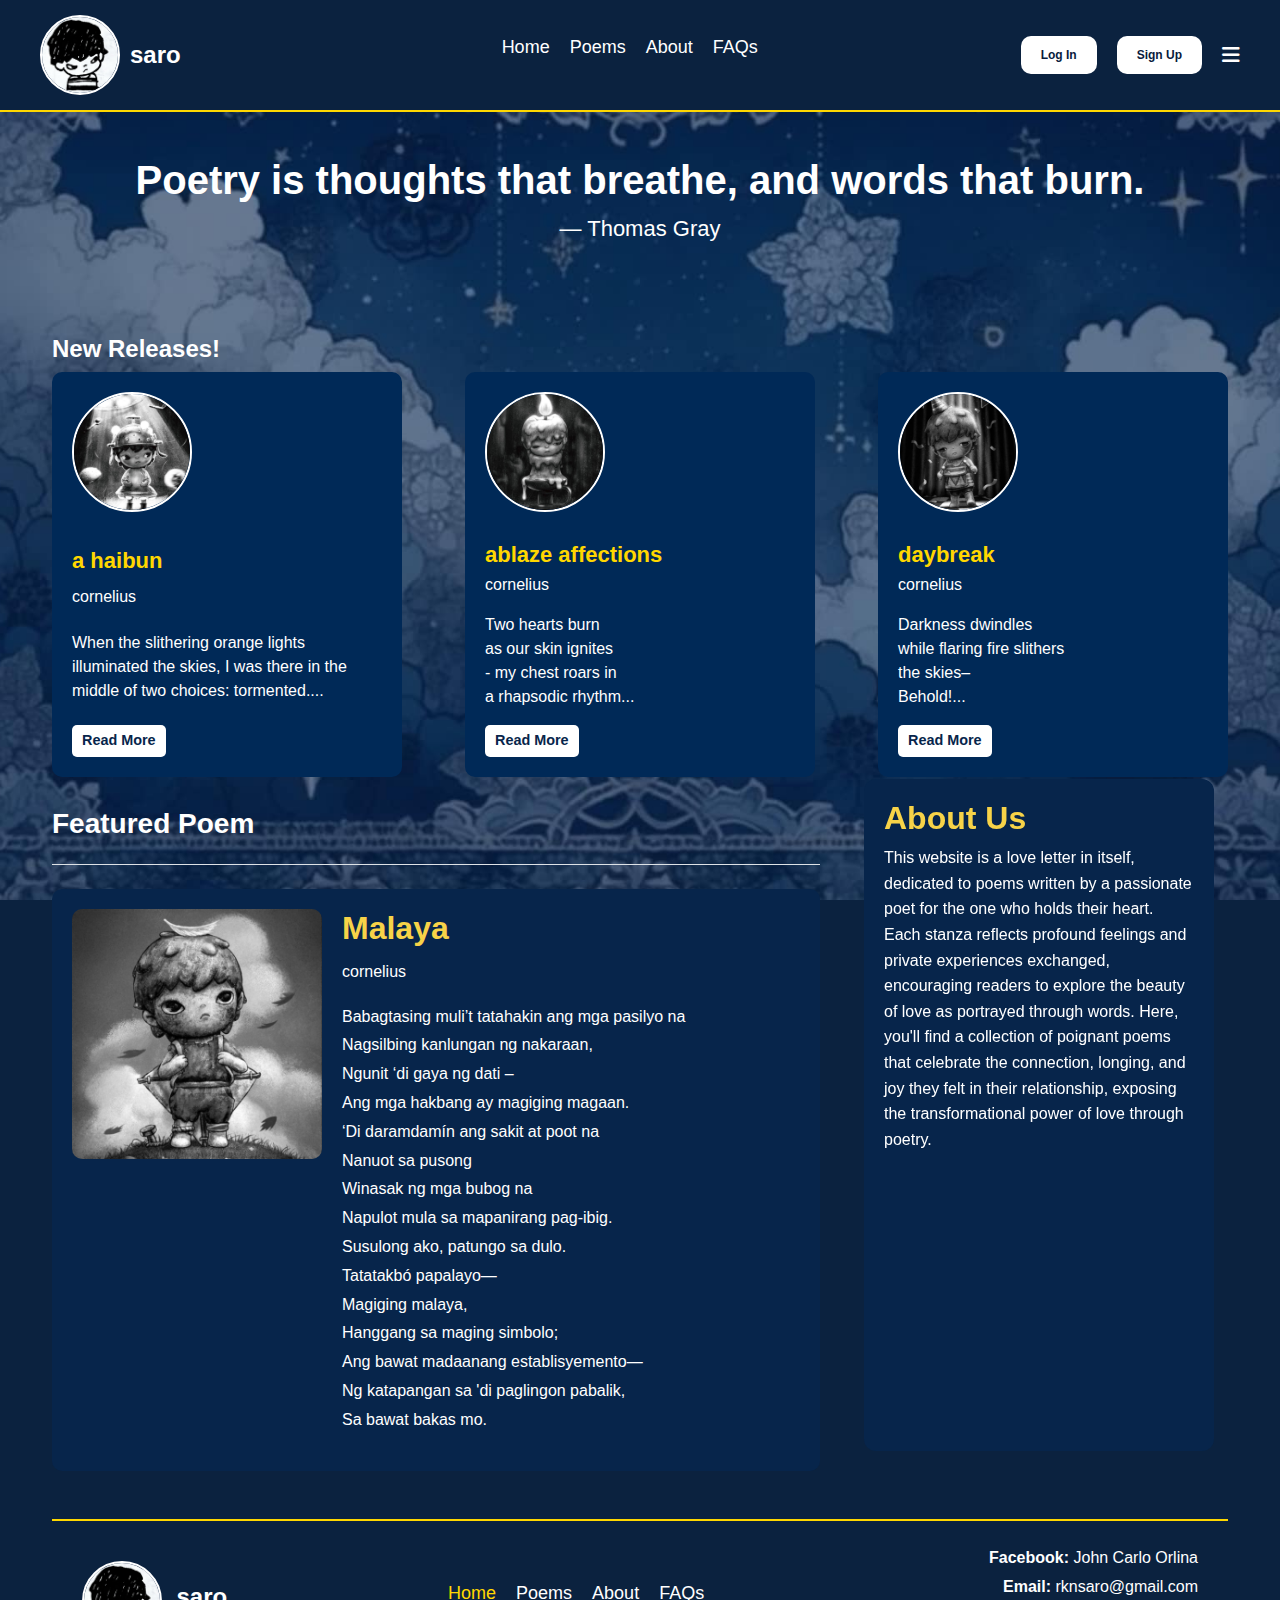
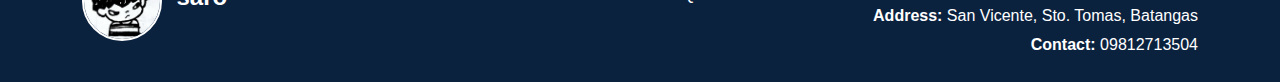
<file: index.html>
<!DOCTYPE html>
<html lang="en">
<head>
    <meta charset="UTF-8">
    <meta name="viewport" content="width=device-width, initial-scale=1.0">
    <title>saro</title>
    <link rel="stylesheet" href="https://cdnjs.cloudflare.com/ajax/libs/font-awesome/6.0.0-beta3/css/all.min.css">
    <link href="https://cdn.jsdelivr.net/npm/bootstrap@5.3.3/dist/css/bootstrap.min.css" rel="stylesheet" integrity="sha384-QWTKZyjpPEjISv5WaRU9OFeRpok6YctnYmDr5pNlyT2bRjXh0JMhjY6hW+ALEwIH" crossorigin="anonymous">
    <script src="https://cdn.jsdelivr.net/npm/bootstrap@5.3.3/dist/js/bootstrap.bundle.min.js" integrity="sha384-YvpcrYf0tY3lHB60NNkmXc5s9fDVZLESaAA55NDzOxhy9GkcIdslK1eN7N6jIeHz" crossorigin="anonymous"></script>
    <link rel="stylesheet" href="./style.css">
</head>
<body>
  <section>
    
    <nav class="navbar">
      <div class="navbar-container">
          <div class="logo">
             <img src="./Assets/LOGO.jpeg" alt="Logo" class="Logo">
             <a class="navbar-brand" href="#">saro</a>
          </div>
          <ul class="nav-links">
              <li><a href="./index.html" class="active">Home</a></li>
              <li><a href="./poem-details.html">Poems</a></li>
              <li><a href="./about us.html">About</a></li>
              <li><a href="./FAQs.html">FAQs</a></li>
          </ul>
          <div class="search-menu">
            <a href="./Main Page/login.html" class="btn-login">Log In</a>
            <a href="./Main Page/signup.html" class="btn-signup">Sign Up</a>
              <button class="menu-btn"><i class="fa fa-bars"></i></button>
          </div>
      </div>
  </nav>

    <div class="container">
      <header>
        <h1 style="font-weight: bold;">Poetry is thoughts that breathe, and words that burn.</h1>
        <p>— Thomas Gray</p>
    </header>
    <div>
      <h4 style="font-weight: bold;"> New Releases!</h4>
    </div>
      <div class="new-releases">
          <div class="poem-card">
              <img src="./Assets/S2.jpeg" alt="a haibun">
              <h3 style="font-weight: bold;">a haibun</h3>
              <p>cornelius</p>
              <p>When the slithering orange lights illuminated the skies, I was there in the middle of two choices: tormented.... <br></p>
              <a href="./poem-a-haibun.html">
                <button style="font-weight: bold;">Read More</button>
            </a>
          </div>

          <div class="poem-card">
              <img src="./Assets/S7.jpeg" alt="Ablaze Affections">
              <h3 style="font-weight: bold;">ablaze affections</h3>
              <p>cornelius</p>
              <p>Two hearts burn <br>
                 as our skin ignites <br>
                 - my chest roars in <br>
                 a rhapsodic rhythm... <br>
                </p>
              <a href="./poem-ablaze.html">
                <button style="font-weight: bold;">Read More</button>
            </a>
          </div>

          <div class="poem-card">
              <img src="./Assets/S9.jpeg" alt="Walang Titulo">
              <h3 style="font-weight: bold;">daybreak</h3>
               <p>cornelius</p>
              <p>Darkness dwindles <br>
                while flaring fire slithers <br>
                the skies– <br>
                Behold!... <br></p>
              <a href="./poem-daybreak.html">
                <button style="font-weight: bold;">Read More</button>
            </a>
          </div>
      </div>
  </div>
  </section>

  <div class="container">
    <div class="row g-5">
      <div class="col-md-8">
        <h3 class="pb-4 mb-4 fw-bold border-bottom">
            Featured Poem
        </h3>

  <div class="poem-feature">
    <img src="./Assets/S3.jpeg" alt="Malaya">
    <div class="poem-text">
        <h2 style="font-weight: bold;">Malaya</h2>
        <p>cornelius</p>
        <p>
            Babagtasing muli’t tatahakin ang mga pasilyo na<br>
            Nagsilbing kanlungan ng nakaraan,<br>
            Ngunit ‘di gaya ng dati –<br>
            Ang mga hakbang ay magiging magaan.<br>
            ‘Di daramdamín ang sakit at poot na<br>
            Nanuot sa pusong<br>
            Winasak ng mga bubog na<br>
            Napulot mula sa mapanirang pag-ibig.<br>
            Susulong ako, patungo sa dulo.<br>
            Tatatakbó papalayo—<br>
            Magiging malaya,<br>
            Hanggang sa maging simbolo;<br>
            Ang bawat madaanang establisyemento—<br>
            Ng katapangan sa 'di paglingon pabalik,<br>
            Sa bawat bakas mo.<br>
        </p>
    </div>
</div>
</div>
</body>
</html>
  
      <div class="about">
        <div class="position-sticky" style="top: 2rem;">
            <div class="About">
              <h4 style="font-weight: bold;">About Us</h4>
              <p class="mb-0">This website is a love letter in itself, dedicated to poems written by a passionate poet for the one who holds their heart. Each stanza reflects profound feelings and private experiences exchanged, encouraging readers to explore the beauty of love as portrayed through words. Here, you'll find a collection of poignant poems that celebrate the connection, longing, and joy they felt in their relationship, exposing the transformational power of love through poetry.</p>
            </div>
          
          </div>
    </div>

<section>
    <!-- Footer -->
    <footer class="footer">
      <div class="footer-container">
          <div class="footer-logo">
              <img src="./Assets/LOGO.jpeg" alt="Logo" class="Logo">
              <a class="navbar-brand" href="#">saro</a>
          </div>
          <ul class="footer-links">
              <li><a href="./index.html" class="active">Home</a></li>
              <li><a href="./poem-details.html">Poems</a></li>
              <li><a href="./about us.html">About</a></li>
              <li><a href="./FAQs.html">FAQs</a></li>
          </ul>
          <div class="footer-contacts">
              <p><strong>Facebook:</strong> John Carlo Orlina</p>
              <p><strong>Email:</strong> rknsaro@gmail.com</p>
              <p><strong>Address:</strong> San Vicente, Sto. Tomas, Batangas</p>
              <p><strong>Contact:</strong> 09812713504</p>
          </div>
      </div>
  </footer>
</section>
</body>
</html>
</file>
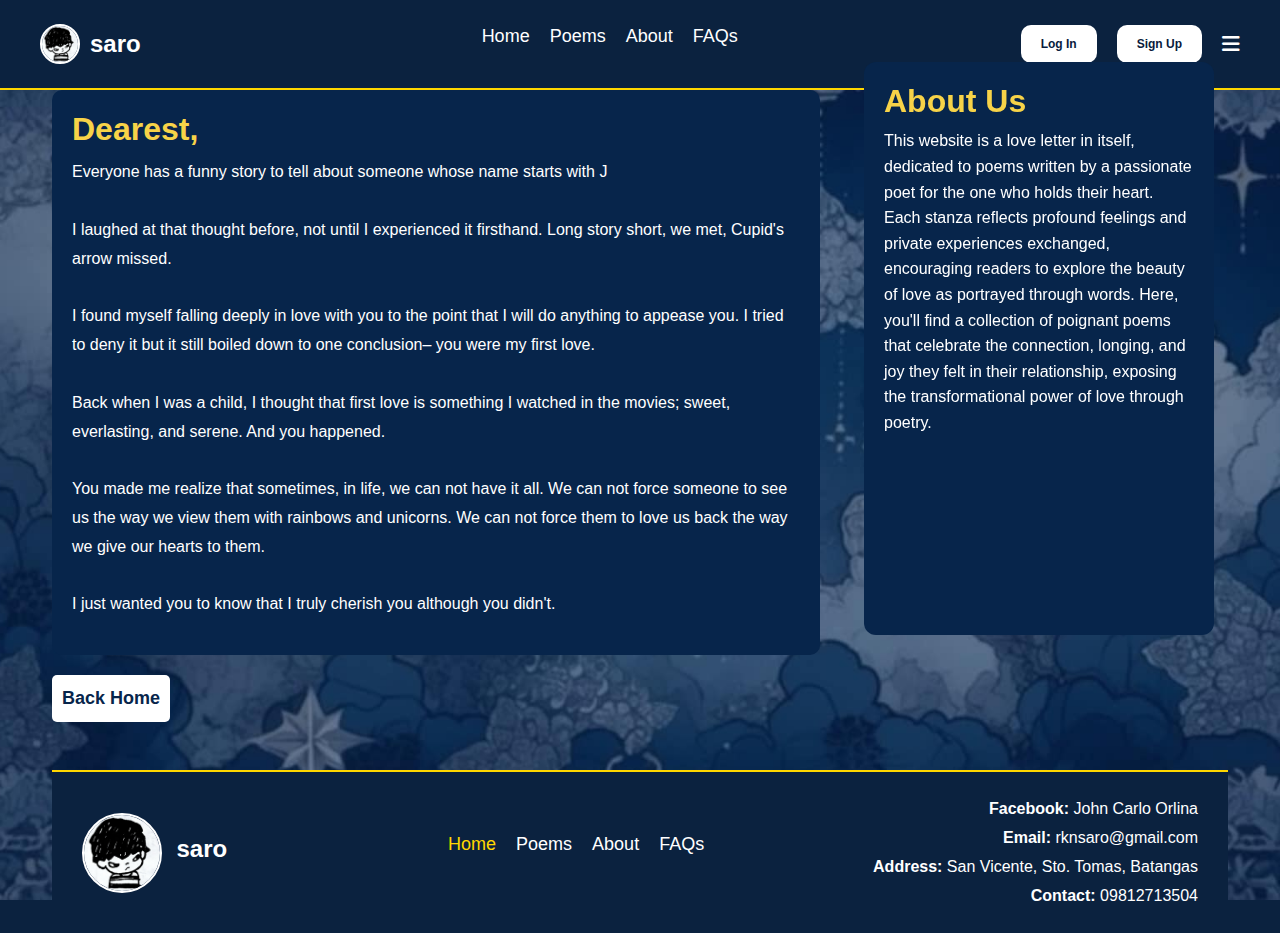
<file: about us.html>
<!DOCTYPE html>
<html lang="en">
<head>
    <meta charset="UTF-8">
    <meta name="viewport" content="width=device-width, initial-scale=1.0">
    <title>About Us</title>
    <link rel="stylesheet" href="https://cdnjs.cloudflare.com/ajax/libs/font-awesome/6.0.0-beta3/css/all.min.css">
    <link href="https://cdn.jsdelivr.net/npm/bootstrap@5.3.3/dist/css/bootstrap.min.css" rel="stylesheet" integrity="sha384-QWTKZyjpPEjISv5WaRU9OFeRpok6YctnYmDr5pNlyT2bRjXh0JMhjY6hW+ALEwIH" crossorigin="anonymous">
    <script src="https://cdn.jsdelivr.net/npm/bootstrap@5.3.3/dist/js/bootstrap.bundle.min.js" integrity="sha384-YvpcrYf0tY3lHB60NNkmXc5s9fDVZLESaAA55NDzOxhy9GkcIdslK1eN7N6jIeHz" crossorigin="anonymous"></script>
    <link rel="stylesheet" href="./about.css">
</head>
<body>
  <section>
    <!-- Navbar -->
    <nav class="navbar">
      <div class="navbar-container">
          <div class="logo">
             <img src="./Assets/LOGO.jpeg" alt="Profile" class="profile-pic">
             <a class="navbar-brand" href="#">saro</a>
          </div>
          <ul class="nav-links">
              <li><a href="./index.html" class="active">Home</a></li>
              <li><a href="./poem-details.html">Poems</a></li>
              <li><a href="./about us.html">About</a></li>
              <li><a href="./FAQs.html">FAQs</a></li>
          </ul>
          <div class="search-menu">
            <a href="./Main Page/login.html" class="btn-login">Log In</a>
            <a href="./Main Page/signup.html" class="btn-signup">Sign Up</a>
              <button class="menu-btn"><i class="fa fa-bars"></i></button>
          </div>
      </div>
  </nav>
  </section>

  <div class="container">
    <div class="row g-5">
      <div class="col-md-8">

  <div class="poem-feature">
    <div class="poem-text">
        <h2 style="font-weight: bold;">Dearest,</h2>
        <p>
            Everyone has a funny story to tell about someone whose name starts with J <br>
            <br>
            I laughed at that thought before, not until I experienced it firsthand. Long story short, we met, Cupid's arrow missed. <br>
            <br>
            I found myself falling deeply in love with you to the point that I will do anything to appease you. I tried to deny it but it still boiled down to one conclusion– you were my first love. <br>
            <br>
            Back when I was a child, I thought that first love is something I watched in the movies; sweet, everlasting, and serene. And you happened. <br>
            <br>
            You made me realize that sometimes, in life, we can not have it all. We can not force someone to see us the way we view them with rainbows and unicorns. We can not force them to love us back the way we give our hearts to them. <br>
            <br>
            I just wanted you to know that I truly cherish you although you didn't. <br>
    </div>
</div>
</div>
</body>
</html>
  
      <div class="about">
        <div class="position-sticky" style="top: 8px;">
            <div class="About">
              <h4 style="font-weight: bold;">About Us</h4>
              <p class="mb-0">This website is a love letter in itself, dedicated to poems written by a passionate poet for the one who holds their heart. Each stanza reflects profound feelings and private experiences exchanged, encouraging readers to explore the beauty of love as portrayed through words. Here, you'll find a collection of poignant poems that celebrate the connection, longing, and joy they felt in their relationship, exposing the transformational power of love through poetry.</p>
            </div>
          
          </div>
    </div>
     <div style="margin-top: 20px;">
        <a href="./index.html" class="back-home-btn">Back Home</a>
    </div>
<section>

    <footer class="footer">
      <div class="footer-container">
          <div class="footer-logo">
              <img src="./Assets/LOGO.jpeg" alt="Logo" class="Logo">
              <a class="navbar-brand" href="#">saro</a>
          </div>
          <ul class="footer-links">
              <li><a href="./index.html" class="active">Home</a></li>
              <li><a href="./poem-details.html">Poems</a></li>
              <li><a href="./about us.html">About</a></li>
              <li><a href="./FAQs.html">FAQs</a></li>
          </ul>
          <div class="footer-contacts">
              <p><strong>Facebook:</strong> John Carlo Orlina</p>
              <p><strong>Email:</strong> rknsaro@gmail.com</p>
              <p><strong>Address:</strong> San Vicente, Sto. Tomas, Batangas</p>
              <p><strong>Contact:</strong> 09812713504</p>
          </div>
      </div>
  </footer>
</section>
</body>
</html>
</file>
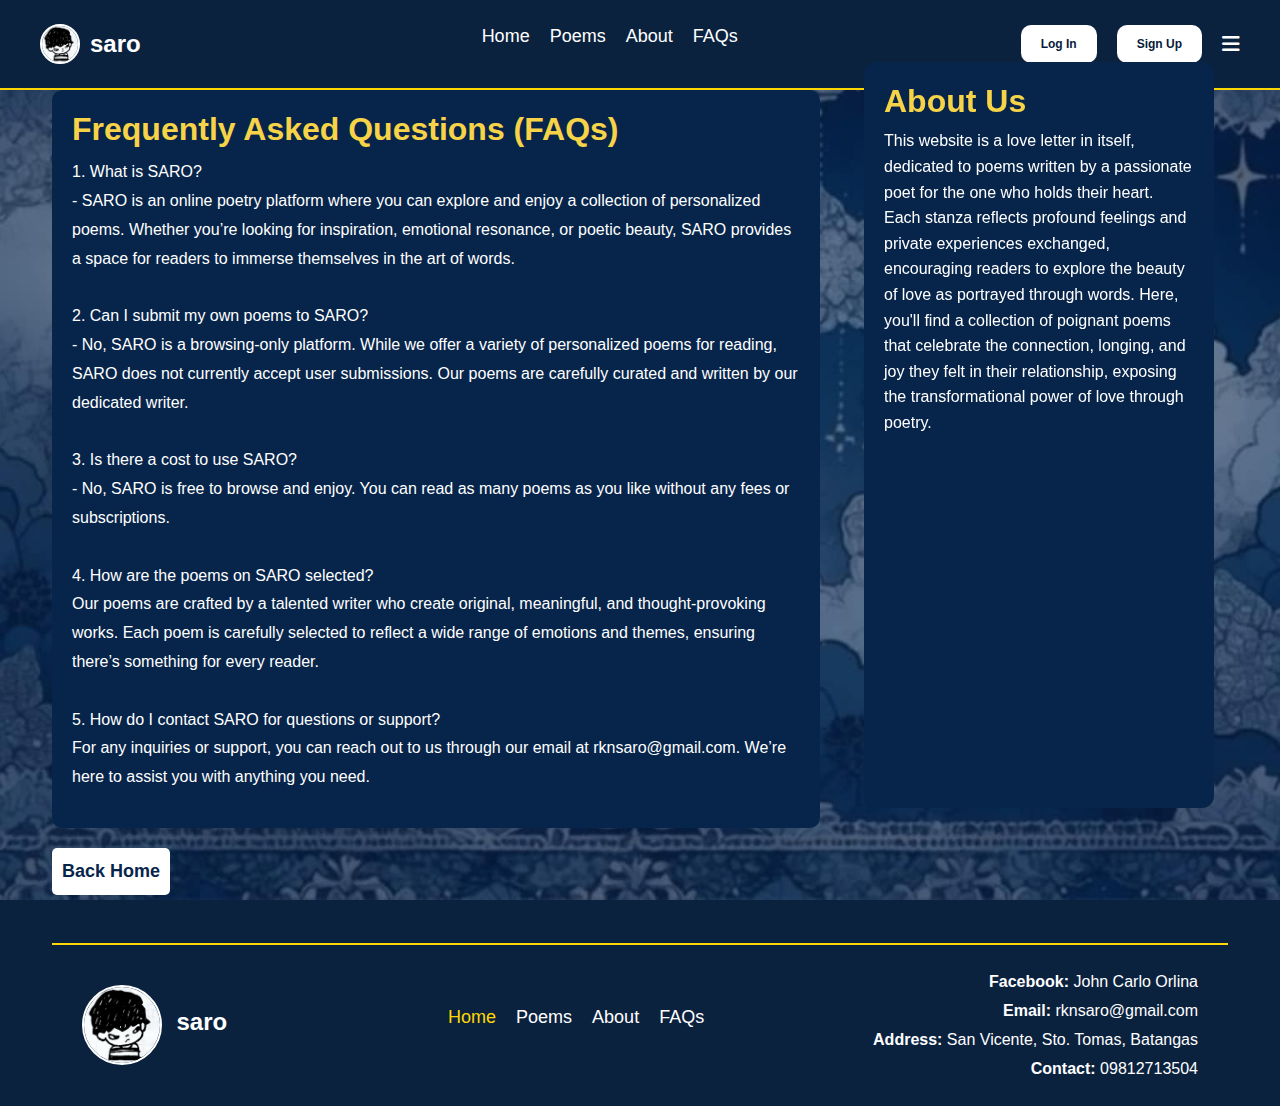
<file: FAQs.html>
<!DOCTYPE html>
<html lang="en">
<head>
    <meta charset="UTF-8">
    <meta name="viewport" content="width=device-width, initial-scale=1.0">
    <title>About Us</title>
    <link rel="stylesheet" href="https://cdnjs.cloudflare.com/ajax/libs/font-awesome/6.0.0-beta3/css/all.min.css">
    <link href="https://cdn.jsdelivr.net/npm/bootstrap@5.3.3/dist/css/bootstrap.min.css" rel="stylesheet" integrity="sha384-QWTKZyjpPEjISv5WaRU9OFeRpok6YctnYmDr5pNlyT2bRjXh0JMhjY6hW+ALEwIH" crossorigin="anonymous">
    <script src="https://cdn.jsdelivr.net/npm/bootstrap@5.3.3/dist/js/bootstrap.bundle.min.js" integrity="sha384-YvpcrYf0tY3lHB60NNkmXc5s9fDVZLESaAA55NDzOxhy9GkcIdslK1eN7N6jIeHz" crossorigin="anonymous"></script>
    <link rel="stylesheet" href="./about.css">
</head>
<body>
  <section>
    <!-- Navbar -->
    <nav class="navbar">
      <div class="navbar-container">
          <div class="logo">
             <img src="./Assets/LOGO.jpeg" alt="Profile" class="profile-pic">
             <a class="navbar-brand" href="#">saro</a>
          </div>
          <ul class="nav-links">
              <li><a href="./index.html" class="active">Home</a></li>
              <li><a href="./poem-details.html">Poems</a></li>
              <li><a href="/about us.html">About</a></li>
              <li><a href="/FAQs.html">FAQs</a></li>
          </ul>
          <div class="search-menu">
            <a href="./Main Page/login.html" class="btn-login">Log In</a>
            <a href="./Main Page/signup.html" class="btn-signup">Sign Up</a>
              <button class="menu-btn"><i class="fa fa-bars"></i></button>
          </div>
      </div>
  </nav>
  </section>

  <div class="container">
    <div class="row g-5">
      <div class="col-md-8">
        <!-- <h3 class="pb-4 mb-4 fw-bold border-bottom"> -->
            <!-- Featured Poem
        </h3> -->

  <div class="poem-feature">
    <div class="poem-text">
        <h2 style="font-weight: bold;">Frequently Asked Questions (FAQs)</h2>
        <p>
            1. What is SARO? <br>
            - SARO is an online poetry platform where you can explore and enjoy a collection of personalized poems. Whether you’re looking for inspiration, emotional resonance, or poetic beauty, SARO provides a space for readers to immerse themselves in the art of words. <br>
            <br>
            2. Can I submit my own poems to SARO?<br>
            - No, SARO is a browsing-only platform. While we offer a variety of personalized poems for reading, SARO does not currently accept user submissions. Our poems are carefully curated and written by our dedicated writer. <br>
            <br>
            3. Is there a cost to use SARO? <br>
            - No, SARO is free to browse and enjoy. You can read as many poems as you like without any fees or subscriptions. <br>
            <br>
            4. How are the poems on SARO selected? <br>
            Our poems are crafted by a talented writer who create original, meaningful, and thought-provoking works. Each poem is carefully selected to reflect a wide range of emotions and themes, ensuring there’s something for every reader. <br>
            <br>
            5. How do I contact SARO for questions or support? <br>
            For any inquiries or support, you can reach out to us through our email at rknsaro@gmail.com. We’re here to assist you with anything you need. <br>
        </p>
    </div>
</div>
</div>
</body>
</html>
  
      <div class="about">
        <div class="position-sticky" style="top: 8px;">
            <div class="About">
              <h4 style="font-weight: bold;">About Us</h4>
              <p class="mb-0">This website is a love letter in itself, dedicated to poems written by a passionate poet for the one who holds their heart. Each stanza reflects profound feelings and private experiences exchanged, encouraging readers to explore the beauty of love as portrayed through words. Here, you'll find a collection of poignant poems that celebrate the connection, longing, and joy they felt in their relationship, exposing the transformational power of love through poetry.</p>
            </div>
          
          </div>
    </div>
    <div style="margin-top: 20px;">
        <a href="index.html" class="back-home-btn">Back Home</a>
    </div>
<section>
    <!-- Footer -->
    <footer class="footer">
      <div class="footer-container">
          <div class="footer-logo">
              <img src="./Assets/LOGO.jpeg" alt="Logo" class="Logo">
              <a class="navbar-brand" href="#">saro</a>
          </div>
          <ul class="footer-links">
              <li><a href="./index.html" class="active">Home</a></li>
              <li><a href="./poem-details.html">Poems</a></li>
              <li><a href="./about us.html">About</a></li>
              <li><a href="./FAQs.html">FAQs</a></li>
          </ul>
          <div class="footer-contacts">
              <p><strong>Facebook:</strong> John Carlo Orlina</p>
              <p><strong>Email:</strong> rknsaro@gmail.com</p>
              <p><strong>Address:</strong> San Vicente, Sto. Tomas, Batangas</p>
              <p><strong>Contact:</strong> 09812713504</p>
          </div>
      </div>
  </footer>
</section>
</body>
</html>
</file>
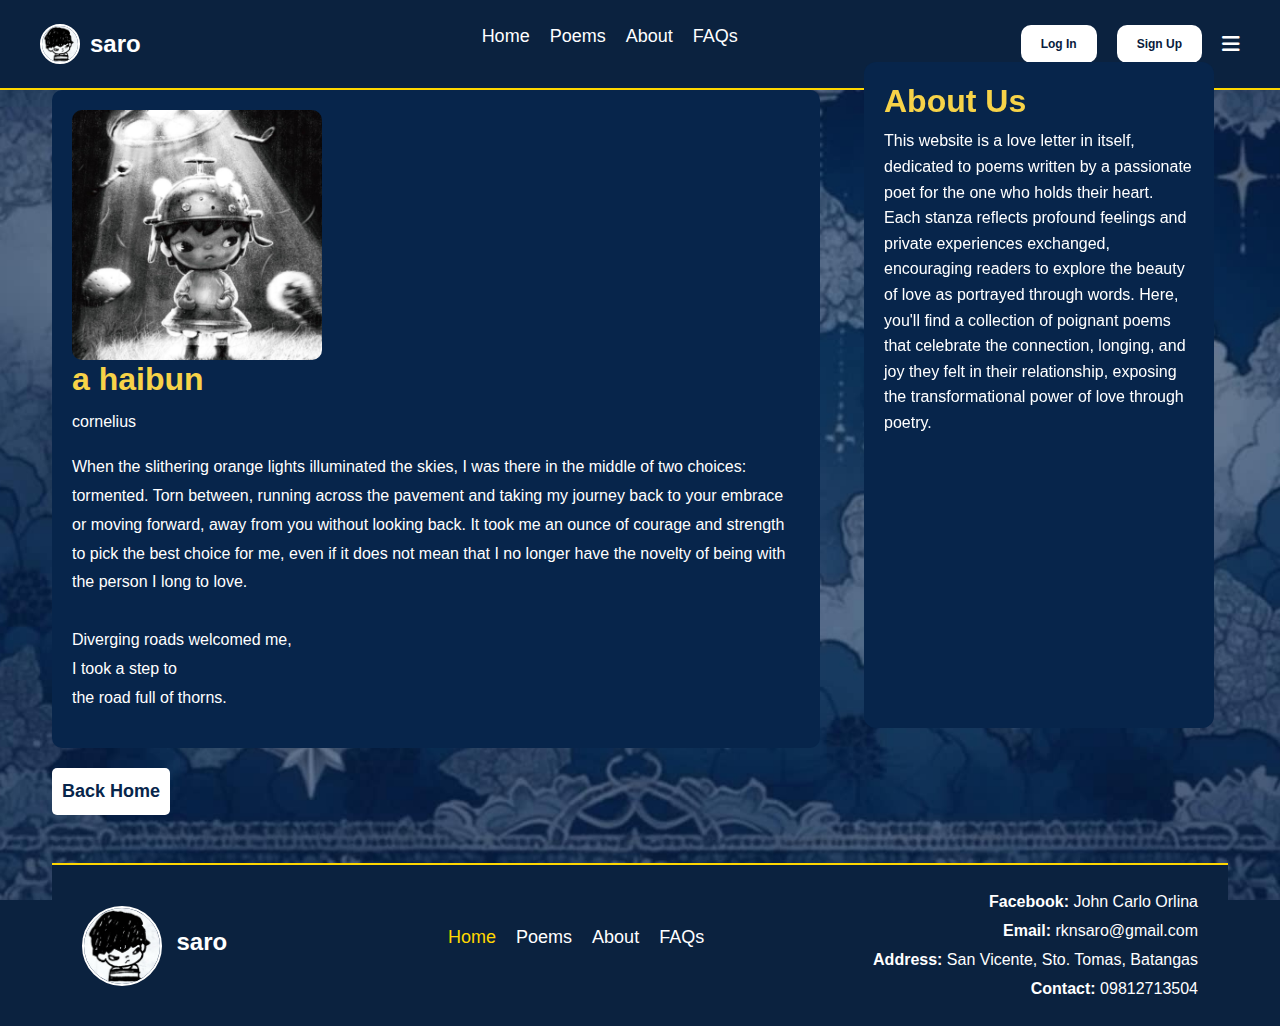
<file: poem-a-haibun.html>
<!DOCTYPE html>
<html lang="en">
<head>
    <meta charset="UTF-8">
    <meta name="viewport" content="width=device-width, initial-scale=1.0">
    <title>Poem</title>
    <link rel="stylesheet" href="https://cdnjs.cloudflare.com/ajax/libs/font-awesome/6.0.0-beta3/css/all.min.css">
    <link href="https://cdn.jsdelivr.net/npm/bootstrap@5.3.3/dist/css/bootstrap.min.css" rel="stylesheet" integrity="sha384-QWTKZyjpPEjISv5WaRU9OFeRpok6YctnYmDr5pNlyT2bRjXh0JMhjY6hW+ALEwIH" crossorigin="anonymous">
    <script src="https://cdn.jsdelivr.net/npm/bootstrap@5.3.3/dist/js/bootstrap.bundle.min.js" integrity="sha384-YvpcrYf0tY3lHB60NNkmXc5s9fDVZLESaAA55NDzOxhy9GkcIdslK1eN7N6jIeHz" crossorigin="anonymous"></script>
    <link rel="stylesheet" href="./style.css">
</head>
<body>
  <section>
    <!-- Navbar -->
    <nav class="navbar">
      <div class="navbar-container">
          <div class="logo">
             <img src="./Assets/LOGO.jpeg" alt="Profile" class="profile-pic">
             <a class="navbar-brand" href="#">saro</a>
          </div>
          <ul class="nav-links">
              <li><a href="./index.html" class="active">Home</a></li>
              <li><a href="./poem-details.html">Poems</a></li>
              <li><a href="./about us.html">About</a></li>
              <li><a href="./FAQs.html">FAQs</a></li>
          </ul>
          <div class="search-menu">
            <a href="./Main Page/login.html" class="btn-login">Log In</a>
            <a href="./Main Page/signup.html" class="btn-signup">Sign Up</a>
              <button class="menu-btn"><i class="fa fa-bars"></i></button>
          </div>
      </div>
  </nav>
  </section>

  <div class="container">
    <div class="row g-5">
      <div class="col-md-8">
  <div class="poem-feature">
    <div class="poem-text">
        <img src="./Assets/S2.jpeg" alt="a haibun">
        <h2 style="font-weight: bold;">a haibun</h2>
        <p>cornelius</p>
        <p>When the slithering orange lights illuminated the skies, I was there in the middle of two choices: tormented. Torn between, running across the pavement and taking my journey back to your embrace or moving forward, away from you without looking back. It took me an ounce of courage and strength to pick the best choice for me, even if it does not mean that I no longer have the novelty of being with the person I long to love. <br>
            <br>
            Diverging roads welcomed me,<br>
            I took a step to <br>
            the road full of thorns. <br>
            </p>
    </div>
</div>
</div>
</body>
</html>
  
      <div class="about">
        <div class="position-sticky" style="top: 8px;">
            <div class="About">
              <h4 style="font-weight: bold;">About Us</h4>
              <p class="mb-0">This website is a love letter in itself, dedicated to poems written by a passionate poet for the one who holds their heart. Each stanza reflects profound feelings and private experiences exchanged, encouraging readers to explore the beauty of love as portrayed through words. Here, you'll find a collection of poignant poems that celebrate the connection, longing, and joy they felt in their relationship, exposing the transformational power of love through poetry.</p>
            </div>
          
          </div>
    </div>
     <!-- Back Home Button -->
     <div style="margin-top: 20px;">
        <a href="index.html" class="back-home-btn">Back Home</a>
    </div>
<section>
    <!-- Footer -->
    <footer class="footer">
      <div class="footer-container">
          <div class="footer-logo">
              <img src="./Assets/LOGO.jpeg" alt="Logo" class="Logo">
              <a class="navbar-brand" href="#">saro</a>
          </div>
          <ul class="footer-links">
              <li><a href="./index.html" class="active">Home</a></li>
              <li><a href="./poem-details.html">Poems</a></li>
              <li><a href="./about us.html">About</a></li>
              <li><a href="./FAQs.html">FAQs</a></li>
          </ul>
          <div class="footer-contacts">
              <p><strong>Facebook:</strong> John Carlo Orlina</p>
              <p><strong>Email:</strong> rknsaro@gmail.com</p>
              <p><strong>Address:</strong> San Vicente, Sto. Tomas, Batangas</p>
              <p><strong>Contact:</strong> 09812713504</p>
          </div>
      </div>
  </footer>
</section>
</body>
</html>
</file>
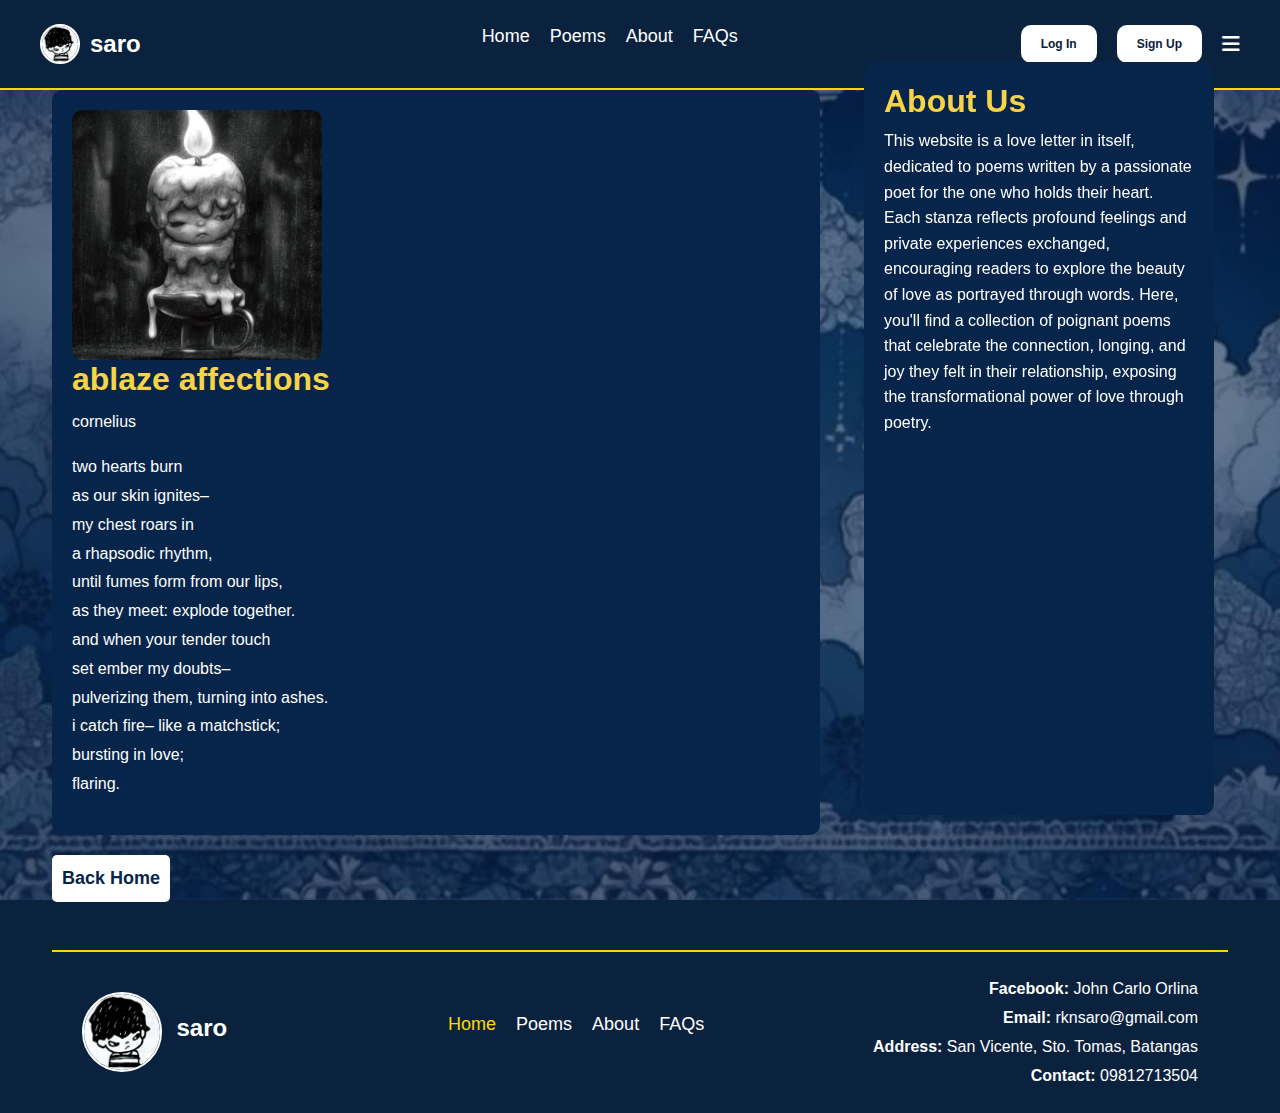
<file: poem-ablaze.html>
<!DOCTYPE html>
<html lang="en">
<head>
    <meta charset="UTF-8">
    <meta name="viewport" content="width=device-width, initial-scale=1.0">
    <title>Poem</title>
    <link rel="stylesheet" href="https://cdnjs.cloudflare.com/ajax/libs/font-awesome/6.0.0-beta3/css/all.min.css">
    <link href="https://cdn.jsdelivr.net/npm/bootstrap@5.3.3/dist/css/bootstrap.min.css" rel="stylesheet" integrity="sha384-QWTKZyjpPEjISv5WaRU9OFeRpok6YctnYmDr5pNlyT2bRjXh0JMhjY6hW+ALEwIH" crossorigin="anonymous">
    <script src="https://cdn.jsdelivr.net/npm/bootstrap@5.3.3/dist/js/bootstrap.bundle.min.js" integrity="sha384-YvpcrYf0tY3lHB60NNkmXc5s9fDVZLESaAA55NDzOxhy9GkcIdslK1eN7N6jIeHz" crossorigin="anonymous"></script>
    <link rel="stylesheet" href="./style.css">
</head>
<body>
  <section>
    <!-- Navbar -->
    <nav class="navbar">
      <div class="navbar-container">
          <div class="logo">
             <img src="./Assets/LOGO.jpeg" alt="Profile" class="profile-pic">
             <a class="navbar-brand" href="#">saro</a>
          </div>
          <ul class="nav-links">
              <li><a href="./index.html" class="active">Home</a></li>
              <li><a href="./poem-details.html">Poems</a></li>
              <li><a href="./about us.html">About</a></li>
              <li><a href="./FAQs.html">FAQs</a></li>
          </ul>
          <div class="search-menu">
            <a href="./Main Page/login.html" class="btn-login">Log In</a>
            <a href="./Main Page/signup.html" class="btn-signup">Sign Up</a>
              <button class="menu-btn"><i class="fa fa-bars"></i></button>
          </div>
      </div>
  </nav>
  </section>

  <div class="container">
    <div class="row g-5">
      <div class="col-md-8">
  <div class="poem-feature">
    <div class="poem-text">
        <img src="./Assets/S7.jpeg" alt="ablaze affections">
        <h2 style="font-weight: bold;">ablaze affections</h2>
        <p>cornelius</p>
        <p>two hearts burn <br>
            as our skin ignites– <br>
            my chest roars in <br>
            a rhapsodic rhythm, <br>
            until  fumes form from our lips, <br>
            as they meet: explode together. <br>
            and when your tender touch <br>
            set ember my doubts– <br>
            pulverizing them, turning into ashes. <br>
            i catch fire– like a matchstick; <br>
            bursting in love; <br>
            flaring. <br>
            </p>
    </div>
</div>
</div>
</body>
</html>
  
      <div class="about">
        <div class="position-sticky" style="top: 8px;">
            <div class="About">
              <h4 style="font-weight: bold;">About Us</h4>
              <p class="mb-0">This website is a love letter in itself, dedicated to poems written by a passionate poet for the one who holds their heart. Each stanza reflects profound feelings and private experiences exchanged, encouraging readers to explore the beauty of love as portrayed through words. Here, you'll find a collection of poignant poems that celebrate the connection, longing, and joy they felt in their relationship, exposing the transformational power of love through poetry.</p>
            </div>
          
          </div>
    </div>
     <!-- Back Home Button -->
     <div style="margin-top: 20px;">
        <a href="index.html" class="back-home-btn">Back Home</a>
    </div>
<section>
    <!-- Footer -->
    <footer class="footer">
      <div class="footer-container">
          <div class="footer-logo">
              <img src="./Assets/LOGO.jpeg" alt="Logo" class="Logo">
              <a class="navbar-brand" href="#">saro</a>
          </div>
          <ul class="footer-links">
              <li><a href="./index.html" class="active">Home</a></li>
              <li><a href="./poem-daybreak.html">Poems</a></li>
              <li><a href="./about us.html">About</a></li>
              <li><a href="./FAQs.html">FAQs</a></li>
          </ul>
          <div class="footer-contacts">
              <p><strong>Facebook:</strong> John Carlo Orlina</p>
              <p><strong>Email:</strong> rknsaro@gmail.com</p>
              <p><strong>Address:</strong> San Vicente, Sto. Tomas, Batangas</p>
              <p><strong>Contact:</strong> 09812713504</p>
          </div>
      </div>
  </footer>
</section>
</body>
</html>
</file>
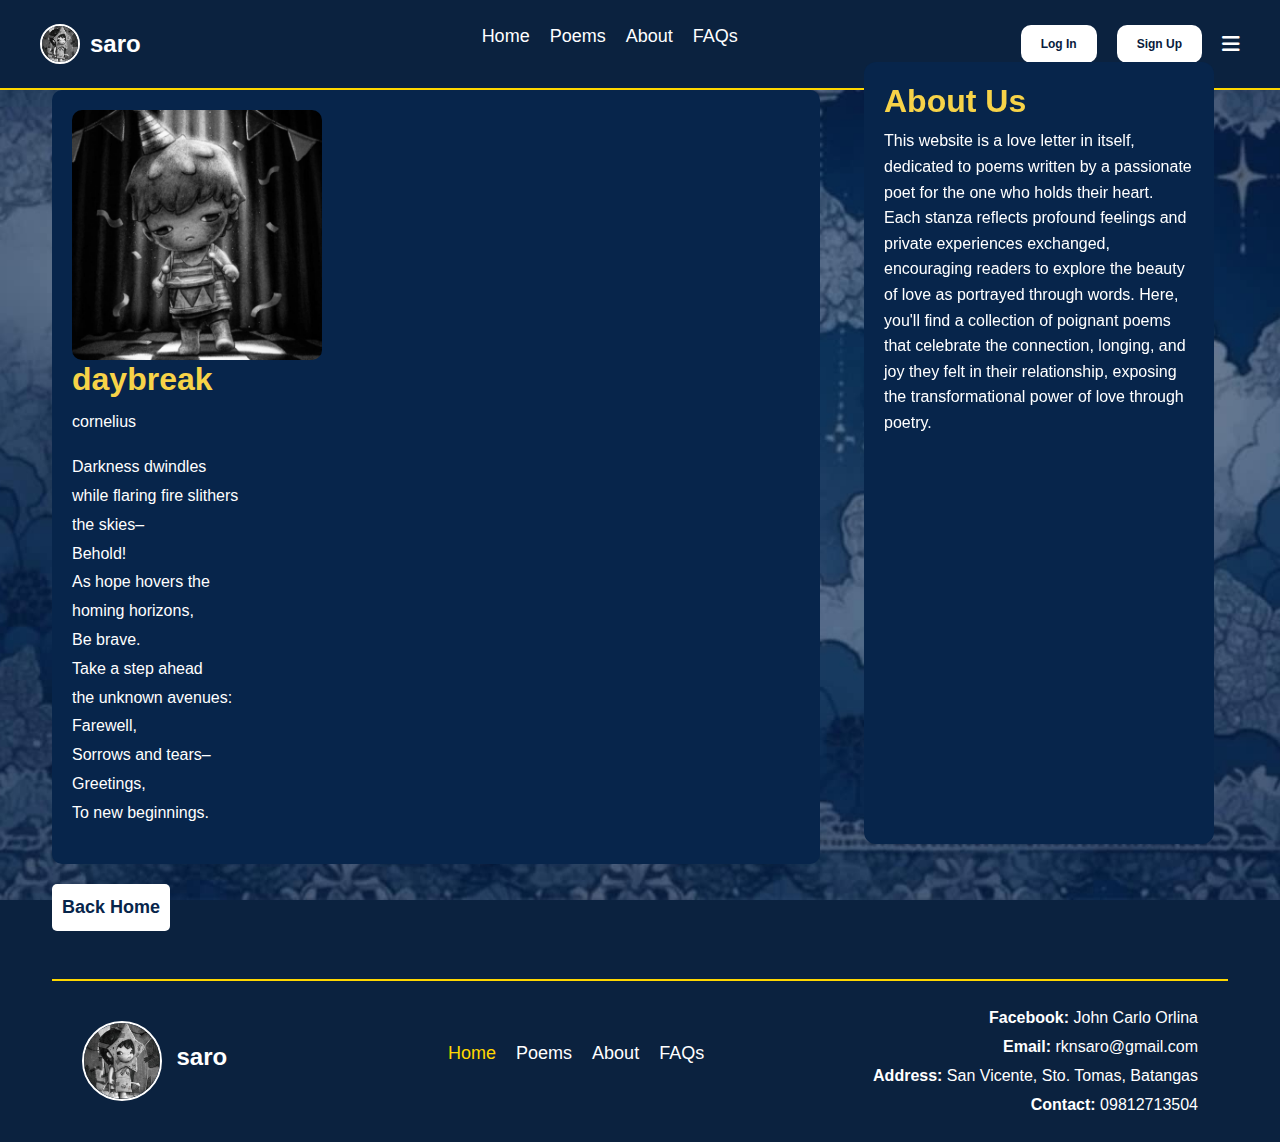
<file: poem-daybreak.html>
<!DOCTYPE html>
<html lang="en">
<head>
    <meta charset="UTF-8">
    <meta name="viewport" content="width=device-width, initial-scale=1.0">
    <title>Poem</title>
    <link rel="stylesheet" href="https://cdnjs.cloudflare.com/ajax/libs/font-awesome/6.0.0-beta3/css/all.min.css">
    <link href="https://cdn.jsdelivr.net/npm/bootstrap@5.3.3/dist/css/bootstrap.min.css" rel="stylesheet" integrity="sha384-QWTKZyjpPEjISv5WaRU9OFeRpok6YctnYmDr5pNlyT2bRjXh0JMhjY6hW+ALEwIH" crossorigin="anonymous">
    <script src="https://cdn.jsdelivr.net/npm/bootstrap@5.3.3/dist/js/bootstrap.bundle.min.js" integrity="sha384-YvpcrYf0tY3lHB60NNkmXc5s9fDVZLESaAA55NDzOxhy9GkcIdslK1eN7N6jIeHz" crossorigin="anonymous"></script>
    <link rel="stylesheet" href="./style.css">
</head>
<body>
  <section>
    <!-- Navbar -->
    <nav class="navbar">
      <div class="navbar-container">
          <div class="logo">
             <img src="./Assets/S1.jpeg" alt="Profile" class="profile-pic">
             <a class="navbar-brand" href="#">saro</a>
          </div>
          <ul class="nav-links">
              <li><a href="./index.html" class="active">Home</a></li>
              <li><a href="./poem-details.html">Poems</a></li>
              <li><a href="./about us.html">About</a></li>
              <li><a href="./FAQs.html">FAQs</a></li>
          </ul>
          <div class="search-menu">
            <a href="./Main Page/login.html" class="btn-login">Log In</a>
            <a href="./Main Page/signup.html" class="btn-signup">Sign Up</a>
              <button class="menu-btn"><i class="fa fa-bars"></i></button>
          </div>
      </div>
  </nav>
  </section>

  <div class="container">
    <div class="row g-5">
      <div class="col-md-8">
        <!-- <h3 class="pb-4 mb-4 fw-bold border-bottom"> -->
            <!-- Featured Poem
        </h3> -->

  <div class="poem-feature">
    <div class="poem-text">
        <img src="./Assets/S9.jpeg" alt="ablaze affections">
        <h2 style="font-weight: bold;">daybreak</h2>
        <p>cornelius</p>
        <p>Darkness dwindles <br>
          while flaring fire slithers <br>
          the skies– <br>
          Behold! <br>
          As hope hovers the <br>
          homing horizons, <br>
          Be brave. <br>
          Take a step ahead <br>
          the unknown avenues: <br>
          Farewell, <br>
          Sorrows and tears– <br>
          Greetings, <br>
          To new beginnings. <br>
          </p>
    </div>
</div>
</div>
</body>
</html>
  
      <div class="about">
        <div class="position-sticky" style="top: 8px;">
            <div class="About">
              <h4 style="font-weight: bold;">About Us</h4>
              <p class="mb-0">This website is a love letter in itself, dedicated to poems written by a passionate poet for the one who holds their heart. Each stanza reflects profound feelings and private experiences exchanged, encouraging readers to explore the beauty of love as portrayed through words. Here, you'll find a collection of poignant poems that celebrate the connection, longing, and joy they felt in their relationship, exposing the transformational power of love through poetry.</p>
            </div>
          
          </div>
    </div>
      <!-- Back Home Button -->
      <div style="margin-top: 20px;">
      <a href="index.html" class="back-home-btn">Back Home</a>
  </div>
<section>
    <!-- Footer -->
    <footer class="footer">
      <div class="footer-container">
          <div class="footer-logo">
              <img src="./Assets/S1.jpeg" alt="Logo" class="Logo">
              <a class="navbar-brand" href="#">saro</a>
          </div>
          <ul class="footer-links">
              <li><a href="./index.html" class="active">Home</a></li>
              <li><a href="./poem-details.html">Poems</a></li>
              <li><a href="./about us.html">About</a></li>
              <li><a href="./">FAQs</a></li>
          </ul>
          <div class="footer-contacts">
              <p><strong>Facebook:</strong> John Carlo Orlina</p>
              <p><strong>Email:</strong> rknsaro@gmail.com</p>
              <p><strong>Address:</strong> San Vicente, Sto. Tomas, Batangas</p>
              <p><strong>Contact:</strong> 09812713504</p>
          </div>
      </div>
  </footer>
</section>
</body>
</html>
</file>
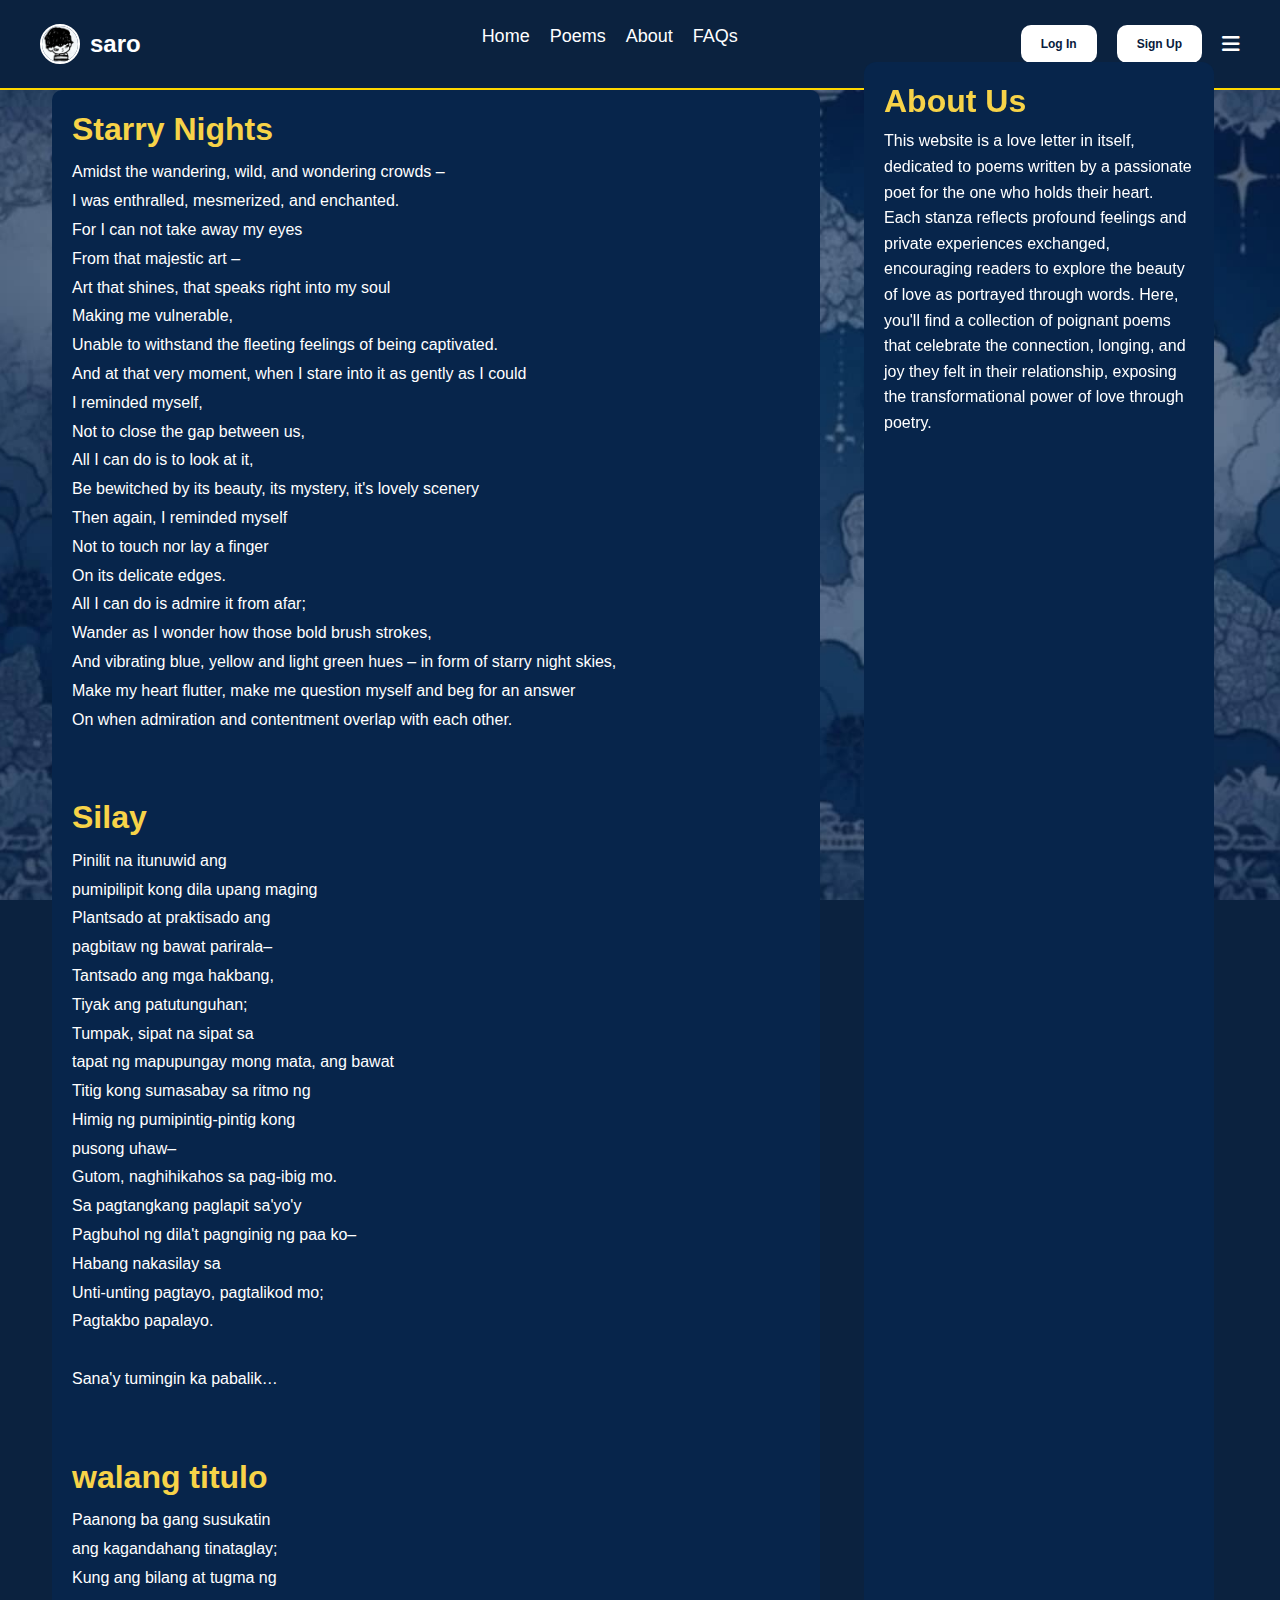
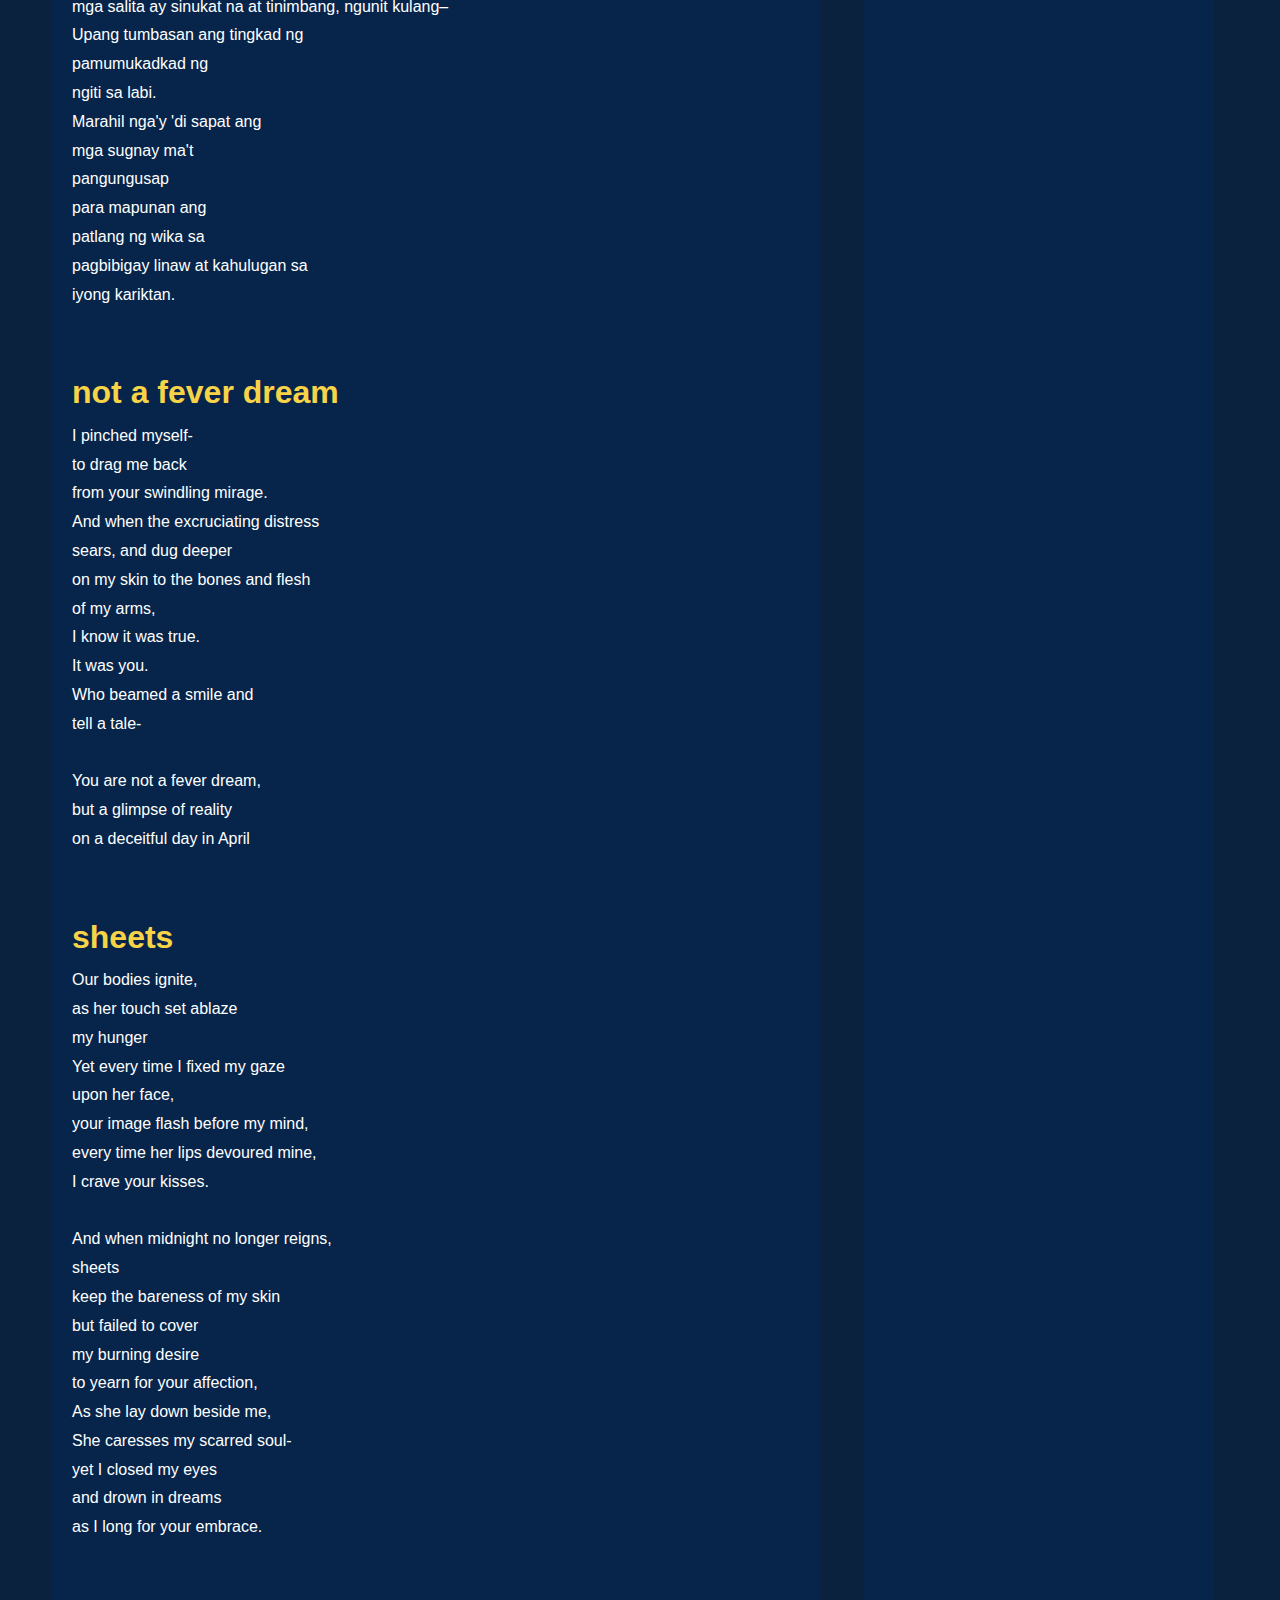
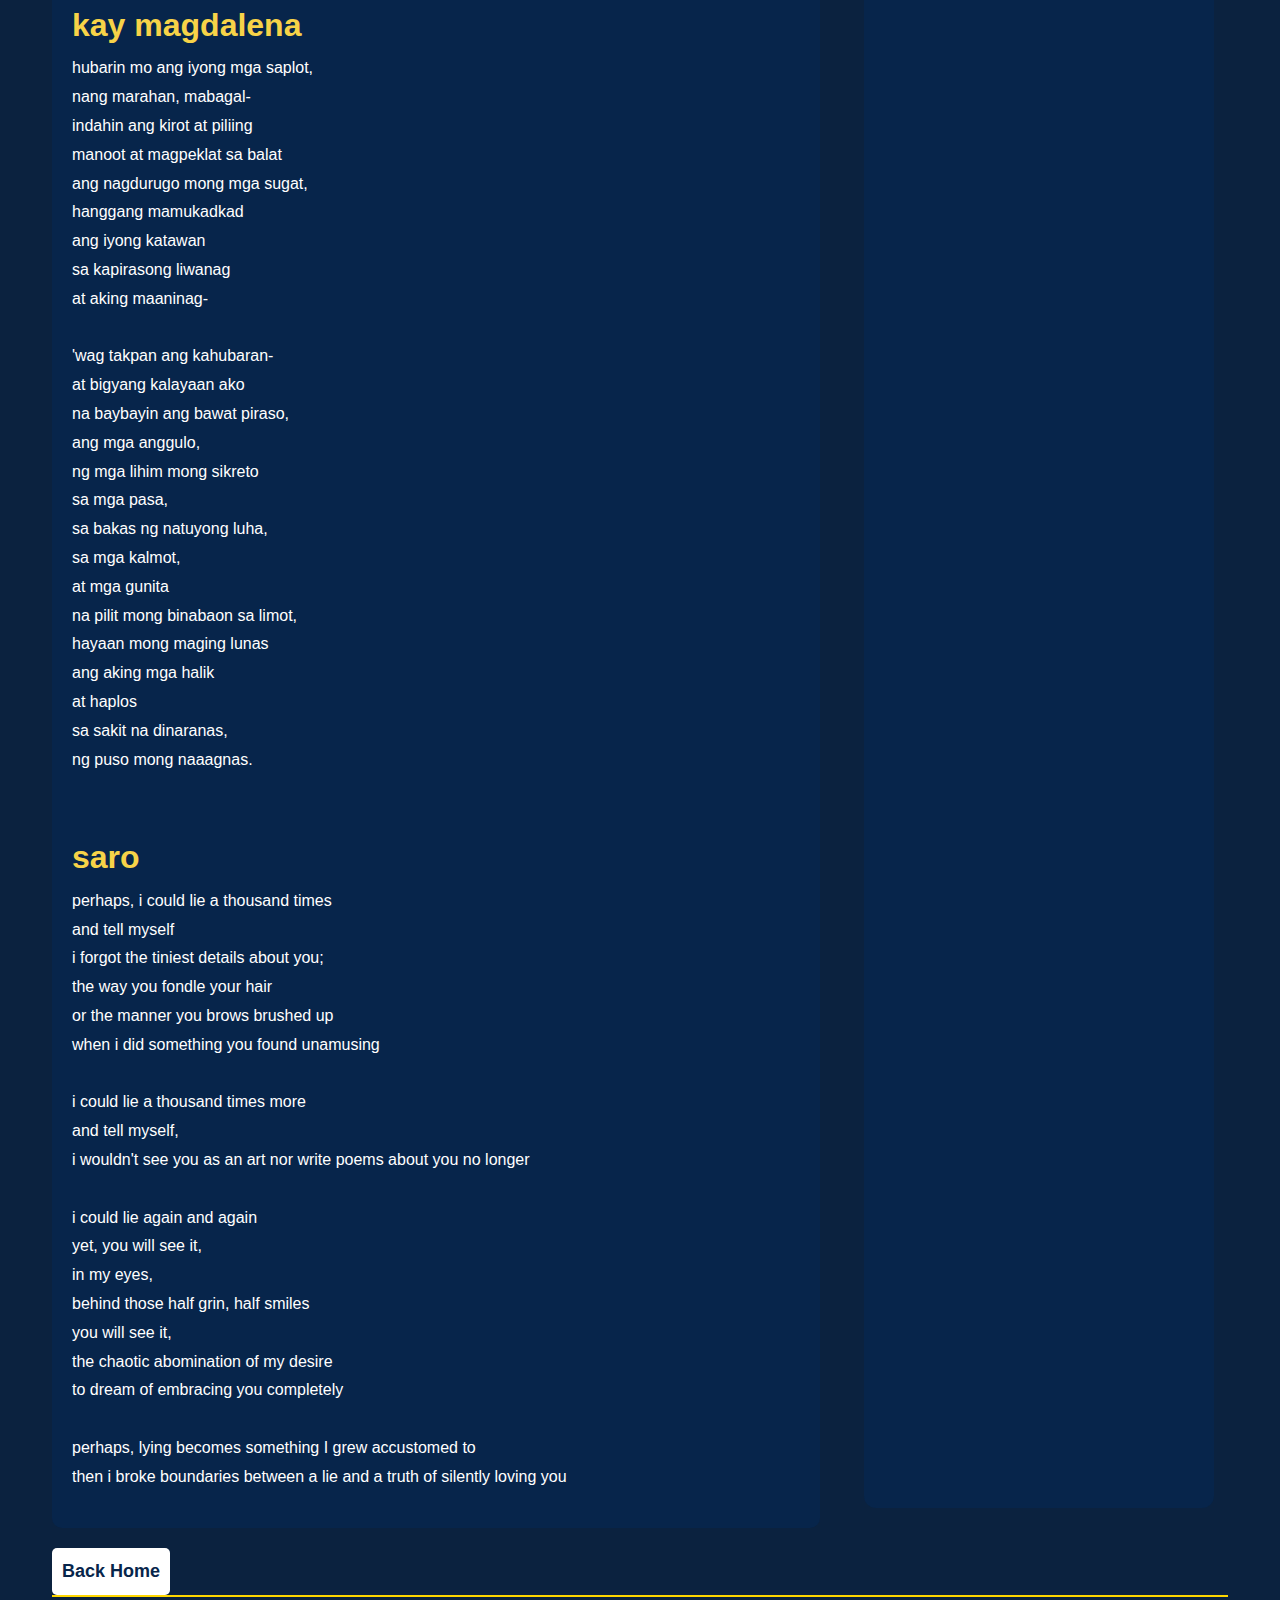
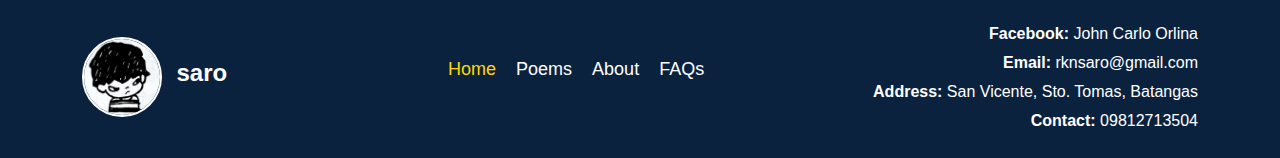
<file: poem-details.html>
<!DOCTYPE html>
<html lang="en">
<head>
    <meta charset="UTF-8">
    <meta name="viewport" content="width=device-width, initial-scale=1.0">
    <title>Poem</title>
    <link rel="stylesheet" href="https://cdnjs.cloudflare.com/ajax/libs/font-awesome/6.0.0-beta3/css/all.min.css">
    <link href="https://cdn.jsdelivr.net/npm/bootstrap@5.3.3/dist/css/bootstrap.min.css" rel="stylesheet" integrity="sha384-QWTKZyjpPEjISv5WaRU9OFeRpok6YctnYmDr5pNlyT2bRjXh0JMhjY6hW+ALEwIH" crossorigin="anonymous">
    <script src="https://cdn.jsdelivr.net/npm/bootstrap@5.3.3/dist/js/bootstrap.bundle.min.js" integrity="sha384-YvpcrYf0tY3lHB60NNkmXc5s9fDVZLESaAA55NDzOxhy9GkcIdslK1eN7N6jIeHz" crossorigin="anonymous"></script>
    <link rel="stylesheet" href="./style.css">
</head>
<body>
  <section>
    <!-- Navbar -->
    <nav class="navbar">
      <div class="navbar-container">
          <div class="logo">
             <img src="./Assets/LOGO.jpeg" alt="Profile" class="profile-pic">
             <a class="navbar-brand" href="#">saro</a>
          </div>
          <ul class="nav-links">
              <li><a href="./index.html" class="active">Home</a></li>
              <li><a href="./poem-details.html">Poems</a></li>
              <li><a href="./about us.html">About</a></li>
              <li><a href="./FAQs.html">FAQs</a></li>
          </ul>
          <div class="search-menu">
            <a href="./Main Page/login.html" class="btn-login">Log In</a>
            <a href="./Main Page/signup.html" class="btn-signup">Sign Up</a>
              <button class="menu-btn"><i class="fa fa-bars"></i></button>
          </div>
      </div>
  </nav>
  </section>

  <div class="container">
    <div class="row g-5">
      <div class="col-md-8">

  <div class="poem-feature">
    <div class="poem-text">


        <h2 style="font-weight: bold;">Starry Nights</h2>
        <p>
          Amidst the wandering, wild, and wondering crowds – <br>
          I was enthralled, mesmerized, and enchanted. <br>
          For I can not take away my eyes <br>
          From that majestic art – <br>
          Art that shines, that speaks right into my soul <br>
          Making me vulnerable, <br>
          Unable to withstand the fleeting feelings of being captivated. <br>
          And at that very moment, when I stare into it as gently as I could <br>
          I reminded myself, <br>
          Not to close the gap between us, <br>
          All I can do is to look at it, <br>
          Be bewitched by its beauty, its mystery, it's lovely scenery <br>
          Then again, I reminded myself <br>
          Not to touch nor lay a finger <br>
          On its delicate edges. <br>
          All I can do is admire it from afar; <br>
          Wander as I wonder how those bold brush strokes, <br>
          And vibrating blue, yellow and light green hues – in form of starry night skies, <br>
          Make my heart flutter, make me question myself and beg for an answer <br>
          On when admiration and contentment overlap with each other. <br>
        </p>
        <br>
        <br>
        <h2 style="font-weight: bold;">Silay</h2>
        <p>Pinilit na itunuwid ang <br>
          pumipilipit kong dila upang maging <br>
          Plantsado at praktisado ang <br>
          pagbitaw ng bawat parirala– <br>
          Tantsado ang mga hakbang, <br>
          Tiyak ang patutunguhan; <br>
          Tumpak, sipat na sipat sa <br>
          tapat ng mapupungay mong mata, ang bawat <br>
          Titig kong sumasabay sa ritmo ng <br>
          Himig ng pumipintig-pintig kong <br>
          pusong uhaw– <br>
          Gutom, naghihikahos sa pag-ibig mo. <br>
          Sa pagtangkang paglapit sa'yo'y <br>
          Pagbuhol ng dila't pagnginig ng paa ko– <br>
          Habang nakasilay sa <br>
          Unti-unting pagtayo, pagtalikod mo; <br>
          Pagtakbo papalayo. <br>
          <br>
          Sana'y tumingin ka pabalik… <br>
            </p>
        <br>
        <br>
        <h2 style="font-weight: bold;">walang titulo</h2>
        <p>
          Paanong ba gang susukatin <br>
          ang kagandahang tinataglay; <br>
          Kung ang bilang at tugma ng <br>
          mga salita ay sinukat na at tinimbang, ngunit kulang– <br>
          Upang tumbasan ang tingkad ng <br>
          pamumukadkad ng <br>
          ngiti sa labi. <br>
          Marahil nga'y 'di sapat ang <br>
          mga sugnay ma't <br>
          pangungusap <br>
          para mapunan ang <br>
          patlang ng wika sa <br>
          pagbibigay linaw at kahulugan sa <br>
          iyong kariktan. <br>
        </p>
        <br>
        <br>
          <h2 style="font-weight: bold;">not a fever dream</h2>
          <p>
            I pinched myself- <br>
            to drag me back <br>
            from your swindling mirage. <br>
            And when the excruciating distress <br>
            sears, and dug deeper <br>
            on my skin to the bones and flesh <br>
            of my arms, <br>
            I know it was true. <br>
            It was you. <br>
            Who beamed a smile and  <br>
            tell a tale- <br>
            <br>
            You are not a fever dream, <br>
            but a glimpse of reality <br>
            on a deceitful day in April <br>
          </p>
        <br>
        <br>
        <h2 style="font-weight: bold;">sheets</h2>
        <p>
          Our bodies ignite, <br>
          as her touch set ablaze <br>
          my hunger <br>
          Yet every time I fixed my gaze <br>
          upon her face, <br>
          your image flash before my mind, <br>
          every time her lips devoured mine, <br>
          I crave your kisses. <br>
          <br>
          And when midnight no longer reigns, <br>
          sheets <br>
          keep the bareness of my skin <br>
          but failed to cover <br>
          my burning desire <br>
          to yearn for your affection, <br>
          As she lay down beside me, <br>
          She caresses my scarred soul- <br>
          yet I closed my eyes  <br>
          and drown in dreams <br>
          as I long for your embrace. <br>
        </p>
        <br>
        <br>
          <h2 style="font-weight: bold;">kay magdalena</h2>
          <p>
            hubarin mo ang iyong mga saplot, <br>
            nang marahan, mabagal- <br>
            indahin ang kirot at piliing <br>
            manoot at magpeklat sa balat <br>
            ang nagdurugo mong mga sugat, <br>
            hanggang mamukadkad <br>
            ang iyong katawan <br>
            sa kapirasong liwanag <br>
            at aking maaninag- <br>
            <br>
            'wag takpan ang kahubaran-<br>
            at bigyang kalayaan ako <br>
            na baybayin ang bawat piraso,<br>
            ang mga anggulo,<br>
            ng mga lihim mong sikreto<br>
            sa mga pasa,<br>
            sa bakas ng natuyong luha,<br>
            sa mga kalmot,<br>
            at mga gunita<br>
            na pilit mong binabaon sa limot,<br>
            hayaan mong maging lunas <br>
            ang aking mga halik<br>
            at haplos<br>
            sa sakit na dinaranas,<br>
            ng puso mong naaagnas.<br>
          </p>
        <br>
        <br>
          <h2 style="font-weight: bold;">saro</h2>
          <p>
            perhaps, i could lie a thousand times <br>
            and tell myself <br>
            i forgot the tiniest details about you; <br>
            the way you fondle your hair <br>
            or the manner you brows brushed up <br>
            when i did something you found unamusing<br>
            <br>
            i could lie a thousand times more<br>
            and tell myself,<br>
            i wouldn't see you as an art nor write poems about you no longer<br>
            <br>
            i could lie again and again<br>
            yet, you will see it,<br>
            in my eyes,<br>
            behind those half grin, half smiles<br>
            you will see it,<br>
            the chaotic abomination of my desire<br>
            to  dream of embracing you completely<br>
            <br>
            perhaps, lying becomes something I grew accustomed to<br>
            then i broke boundaries between a lie and a truth of silently loving you<br>
          </p>
    </div>
</div>
</div>
</body>
</html>
  
      <div class="about">
        <div class="position-sticky" style="top: 8px;">
            <div class="About">
              <h4 style="font-weight: bold;">About Us</h4>
              <p class="mb-0">This website is a love letter in itself, dedicated to poems written by a passionate poet for the one who holds their heart. Each stanza reflects profound feelings and private experiences exchanged, encouraging readers to explore the beauty of love as portrayed through words. Here, you'll find a collection of poignant poems that celebrate the connection, longing, and joy they felt in their relationship, exposing the transformational power of love through poetry.</p>
            </div>
          
          </div>
    </div>
  </div>
    <!-- Back Home Button -->
    <div style="margin-top: 20px;">
        <a href="index.html" class="back-home-btn">Back Home</a>
    </div>

<section>
    <!-- Footer -->
    <footer class="footer">
      <div class="footer-container">
          <div class="footer-logo">
              <img src="./Assets/LOGO.jpeg" alt="Logo" class="Logo">
              <a class="navbar-brand" href="#">saro</a>
          </div>
          <ul class="footer-links">
              <li><a href="./index.html" class="active">Home</a></li>
              <li><a href="./poem-details.html">Poems</a></li>
              <li><a href="./about us.html">About</a></li>
              <li><a href="./FAQs.html">FAQs</a></li>
          </ul>
          <div class="footer-contacts">
              <p><strong>Facebook:</strong> John Carlo Orlina</p>
              <p><strong>Email:</strong> rknsaro@gmail.com</p>
              <p><strong>Address:</strong> San Vicente, Sto. Tomas, Batangas</p>
              <p><strong>Contact:</strong> 09812713504</p>
          </div>
      </div>
  </footer>
</section>
</body>
</html>
</file>
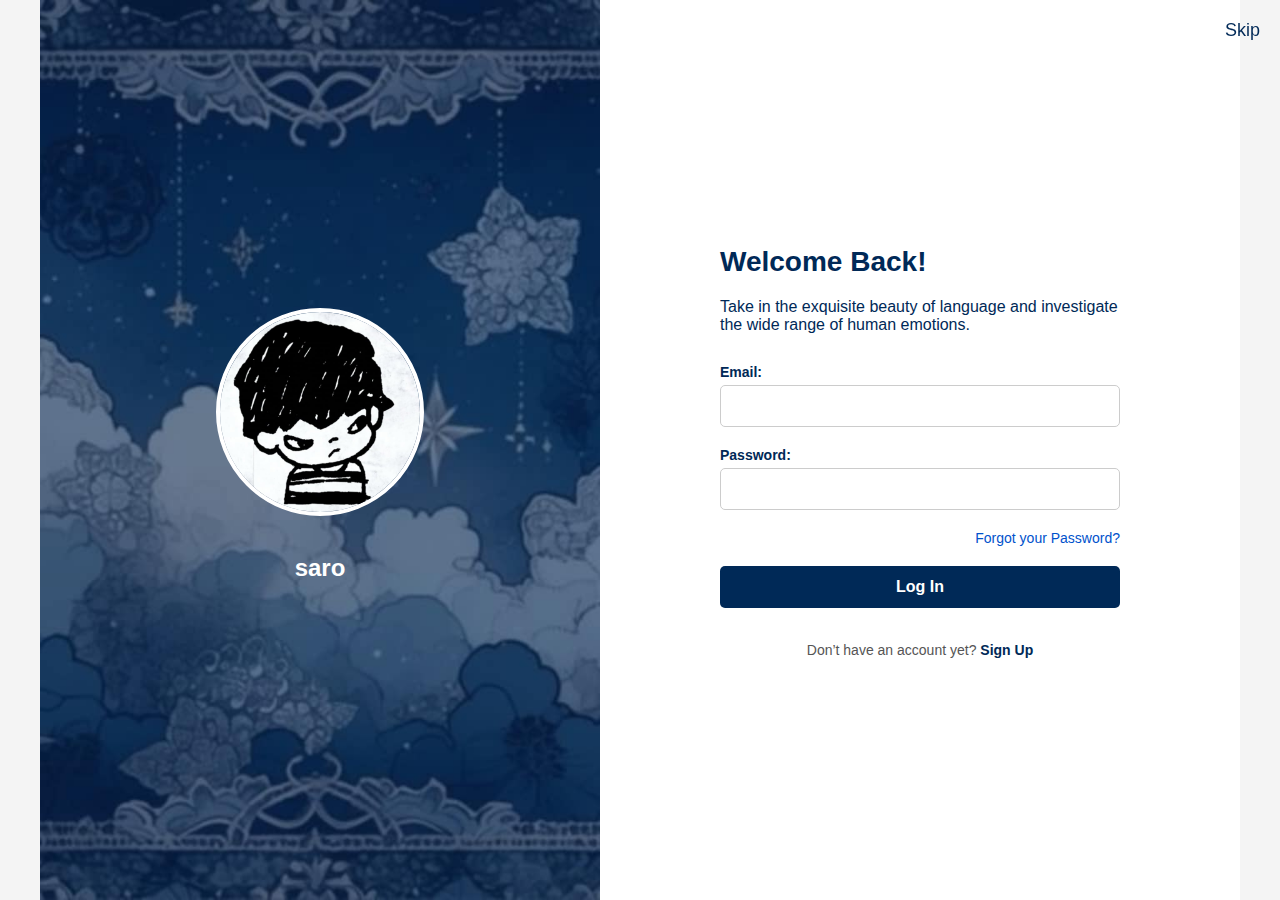
<file: Main Page/login.html>
<!DOCTYPE html>
<html lang="en">
<head>
    <meta charset="UTF-8">
    <meta name="viewport" content="width=device-width, initial-scale=1.0">
    <title>Login Page</title>
    <link rel="stylesheet" href="./signup.css">
</head>
<body>

  <div class="signup">
    <a href="/index.html" class="skip">Skip</a>
    <div class="left-side">
        <div class="profile">
            <img src="/Assets/LOGO.jpeg" alt="Profile Image">
            <p class="name">saro</p>
        </div>
    </div>

    <div class="right-side">
        <div class="form-container">
            <h1>Welcome Back!</h1>
            <p class="description">Take in the exquisite beauty of language and investigate the wide range of human emotions.</p>
            <form>
              <label for="email">Email:</label>
              <input type="email" id="email" name="email" required>
      
              <label for="password">Password:</label>
              <input type="password" id="password" name="password" required>

                <a href="#" class="forgot-password">Forgot your Password?</a>

                <button type="submit" class="signup-button">Log In</button>

                <p class="login-redirect">Don’t have an account yet? <a href="/Main Page/signup.html">Sign Up</a></p>
            </form>
        </div>
    </div>
</div>

</body>
</html>
</file>
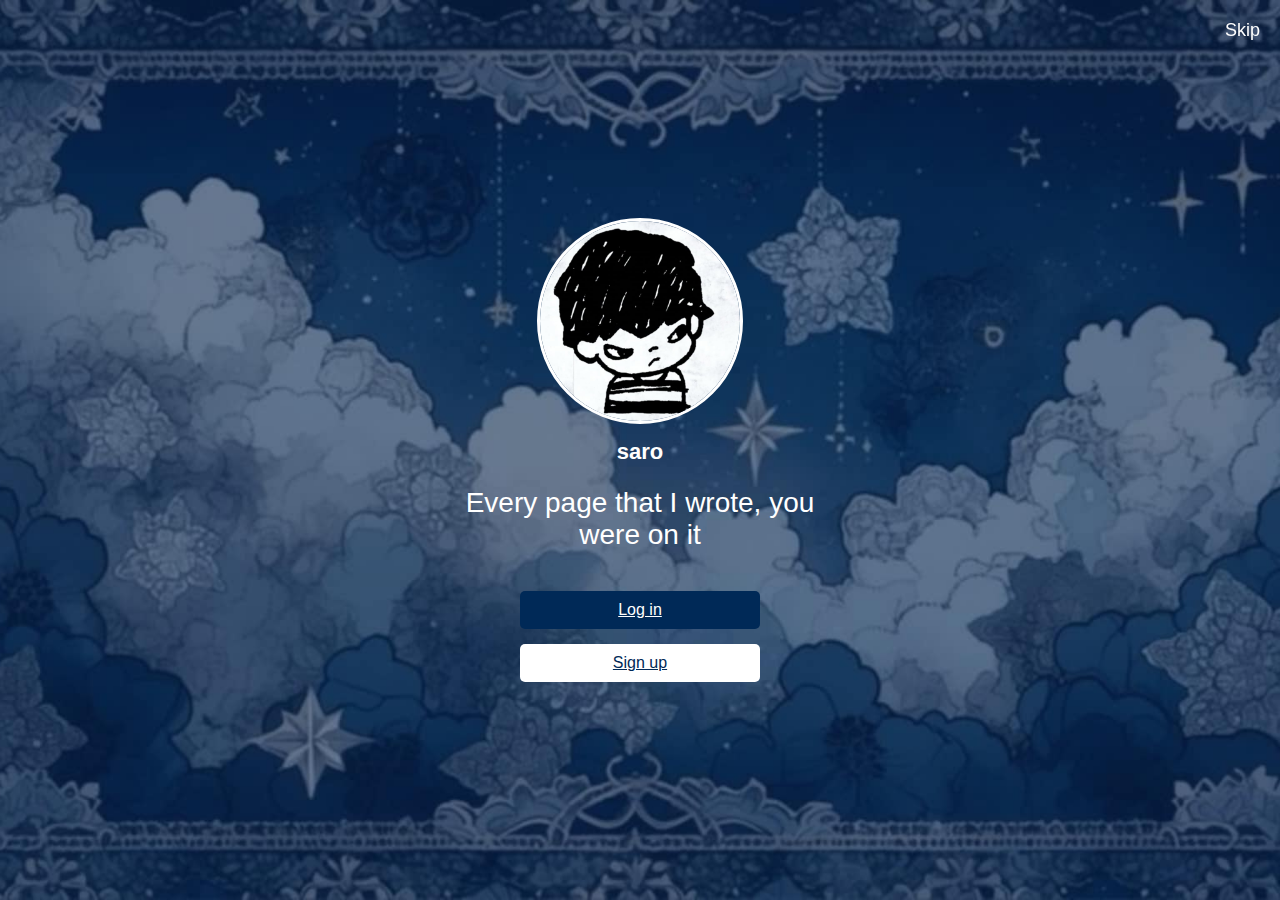
<file: Main Page/main.html>
<!DOCTYPE html>
<html lang="en">
<head>
  <meta charset="UTF-8">
  <meta name="viewport" content="width=device-width, initial-scale=1.0">
  <title>Main Page</title>
  <link rel="stylesheet" href="./main.css">
</head>
<body>

  <div class="container">
    <a href="/index.html" class="skip">Skip</a>
    <div class="profile">
      <img src="/Assets/LOGO.jpeg" alt="Profile Image">
    </div>
    <p class="username">saro</p>
    <p class="tagline">Every page that I wrote, you were on it <br></p>

    <div class="buttons">
      <a href="/Main Page/login.html" class="btn sign-in">Log in</a>
      <a href="/Main Page/signup.html" class="btn sign-up">Sign up</a>
    </div>
  </div>

</body>
</html>
</file>
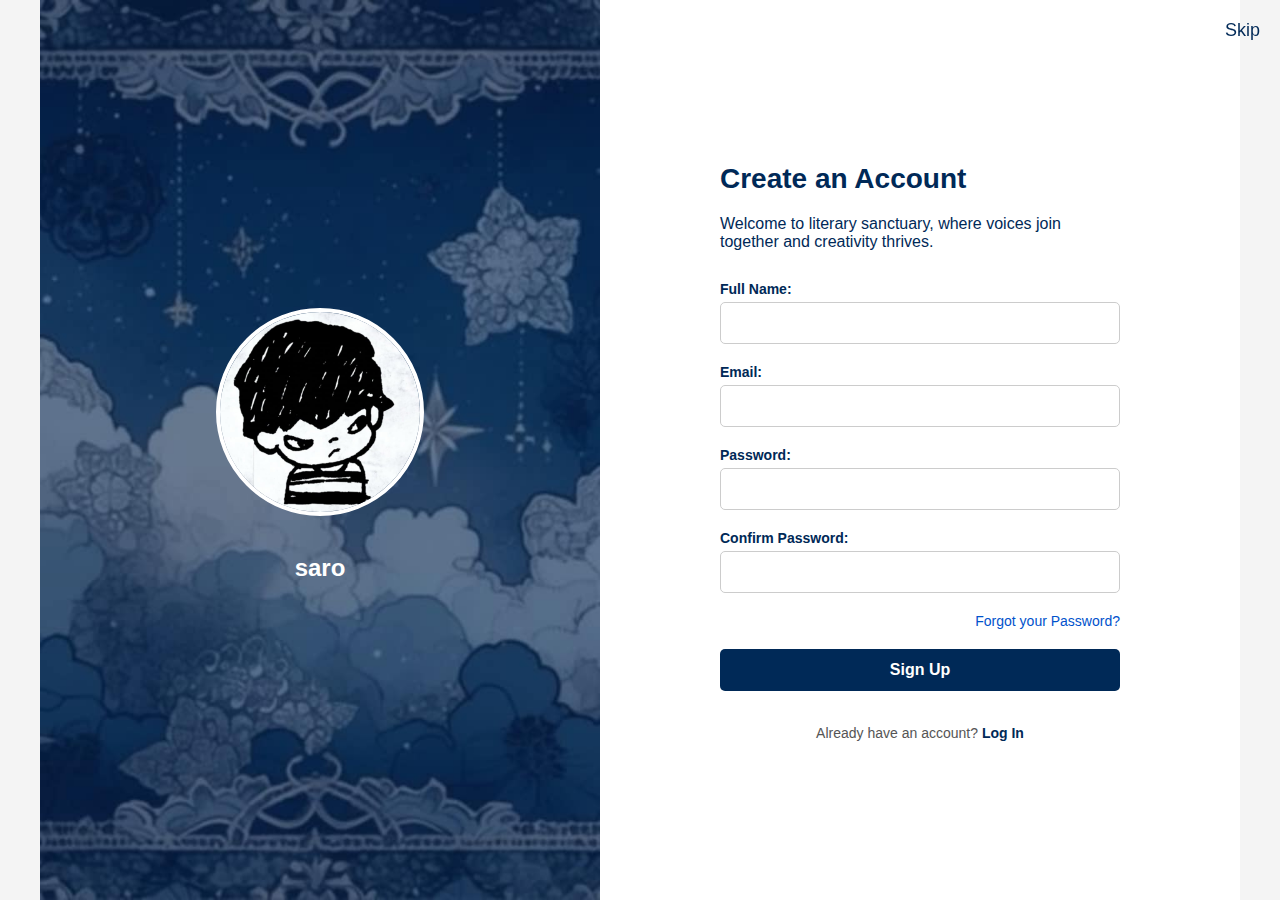
<file: Main Page/signup.html>
<!DOCTYPE html>
<html lang="en">
<head>
  <meta charset="UTF-8">
  <meta name="viewport" content="width=device-width, initial-scale=1.0">
  <title>Main Page</title>
  <link rel="stylesheet" href="./signup.css">
</head>
<body>

    <div class="signup">
        <a href="/index.html" class="skip">Skip</a>
        <div class="left-side">
            <div class="profile">
                <img src="/Assets/LOGO.jpeg" alt="Profile Image">
                <p class="name">saro</p>
            </div>
        </div>

        <div class="right-side">
            <div class="form-container">
                <h1>Create an Account</h1>
                <p class="description">Welcome to literary sanctuary, where voices join together and creativity thrives.</p>
                <form>
                    <label for="fullname">Full Name:</label>
                    <input type="text" id="fullname" name="fullname" required>

                    <label for="email">Email:</label>
                    <input type="email" id="email" name="email" required>

                    <label for="password">Password:</label>
                    <input type="password" id="password" name="password" required>

                    <label for="confirm-password">Confirm Password:</label>
                    <input type="password" id="confirm-password" name="confirm-password" required>

                    <a href="#" class="forgot-password">Forgot your Password?</a>

                    <button type="submit" class="signup-button">Sign Up</button>

                    <p class="login-redirect">Already have an account? <a href="/Main Page/login.html">Log In</a></p>
                </form>
            </div>
        </div>
    </div>

</body>
</html>
</file>
<file: style.css>
body {
    margin: 0;
    font-family: Poppins, sans-serif;
    background-color: #091B3D;
    color: #fff;
    background-image: url('./Assets/Starry\ Night\ BG.jpeg');
    background-size: cover;
    background-attachment: fixed;
    background-position: center;
}

header {
    text-align: center;
    padding: 2em;
    margin-bottom: 30px;
    font-size: 22px;
    color: #ffffff;
}

.btn-login, .btn-signup {
    padding: 10px 20px;
    background-color: #ffffff;
    color: #091B3D;
    font-size: 12px;
    text-decoration: none;
    font-weight: bold;
    border-radius: 10px;
    margin: 10px;
}

.btn-login:hover, .btn-signup:hover {
    background-color: #FFD700;
}

* {
    margin: 0;
    padding: 0;
    box-sizing: border-box;
}

body {
    font-family: 'Arial', sans-serif;
    background-color: #0B223F;
}

.navbar {
    background-color: #0B223F;
    padding: 15px 30px;
    display: flex;
    justify-content: center;
    align-items: center;
    border-bottom: 2px solid #FFD700;
}

.navbar-brand {
    font-size: 24px;
    font-weight: bold;
    color: #fff;
    margin-left: 10px; 
    text-decoration: none; 
    font-family: 'Arial', sans-serif;
}

.navbar-container {
    width: 100%;
    max-width: 1200px;
    display: flex;
    justify-content: space-between;
    align-items: center;
}

.logo {
    display: flex;
    align-items: center;
}

.profile-pic {
    width: 40px;
    height: 40px;
    border-radius: 100%;
    border: 2px solid white;
    object-fit: cover;
}

.nav-links {
    list-style: none;
    display: flex;
}

.nav-links li {
    margin-left: 20px;
}

.nav-links a {
    text-decoration: none;
    color: #FFF;
    font-size: 18px;
    transition: color 0.3s;
}

.nav-links a:hover {
    color: #FFD700;
}

.active {
    color: #FFD700;
}

.search-menu {
    display: flex;
    align-items: center;
}

.search-menu input {
    border: none;
    border-radius: 30px;
    padding: 8px 15px;
    outline: none;
    font-size: 16px;
}

.search-btn, .menu-btn {
    background: none;
    border: none;
    color: #FFF;
    margin-left: 10px;
    cursor: pointer;
    font-size: 20px;
}

.search-btn:hover, .menu-btn:hover {
    color: #FFD700;
}
.container {
    max-width: 1200px;
    margin: 0 auto;
}

.new-releases {
    display: flex;
    justify-content: space-between;
    margin-bottom: 30px;
    gap: 20px;
}

.new-releases h2 {
    text-align: left;
    font-size: 18px;
    color: #f7d348;
    margin-bottom: 20px;
}

.poem-card {
    display: flex;
    /* align-items: center; */
    background-color: #002957;
    padding: 20px;
    border-radius: 10px;
    flex-direction: column;
    justify-content: space-between;
    position: relative;
    width: 350px;
}

.poem-card h3 {
    color: #ffd700;
    margin-top: 30px;
    font-size: 22px;
    margin-bottom: 5px;
}

.poem-card img {
    width: 120px;
    height: 120px;
    border-radius: 100%;
    border: 2px solid white;
}


.poem-card button {
    /* padding: 10px 10px; */
    background-color: white;
    color: #07254b;
    border: none;
    padding: 5px 10px;
    border-radius: 5px;
    font-size: 0.9rem;
    cursor: pointer;
}
.poem-card button:hover {
    background-color: #fecd2f; /* Hover effect with the same gold color */
}


.about {
    background-color: #07254b;
    border-radius: 12px;
    width: 350px;
    padding: 20px;
    position: relative;
    margin: 20px;
    font-family: 'Arial', sans-serif;
}

.about h4 {
    font-size: 2rem;
    color: #f7d348;
}

.about p {
    font-size: 1rem;
    line-height: 1.6;
}

/* Left column: Poem section */
.poem-feature {
    display: flex;
    background-color: #07254b;
    padding: 20px;
    border-radius: 10px;
    width: 100%;
    position: relative;
}

.poem-feature img {
    height: 250px;
    width: 250px;
    border-radius: 10px;
    margin-right: 20px;
    flex-shrink: 0;
}

.poem-text {
    display: flex;
    flex-direction: column;
    justify-content: center;
}

.poem-text h2 {
    font-size: 2rem;
    color: #f7d348;
    margin-bottom: 10px;
}

.poem-text p {
    line-height: 1.8;
    font-size: 1rem;
}


.back-home-btn {
    display: inline-block;
    padding: 10px 10px;
    background-color: white;
    color: #07254b;
    font-weight: bold;
    text-decoration: none;
    border-radius: 5px;
    
}

.back-home-btn:hover {
    background-color: #fecd2f;
}

/* Footer */
footer {
    background-color: #0B223F;
    padding: 20px 30px;
    display: flex;
    justify-content: center;
    align-items: center;
    border-top: 2px solid #FFD700;
    color: #FFF;
}

.footer-container {
    width: 100%;
    max-width: 1200px;
    display: flex;
    justify-content: space-between;
    align-items: center;
    color: #FFF;
}

.Logo {
    width: 80px;
    height: 80px;
    border-radius: 50%;
    border: 2px solid white;
    object-fit: cover;
}

ul {
    list-style: none;
    display: flex;
}

li {
    margin-left: 20px;
}

a {
    text-decoration: none;
    color: #FFF;
    font-size: 18px;
    transition: color 0.3s;
}

/* a:hover {
    color: #FFD700;
} */

/* .active {
    color: #FFD700;
} */

.footer-contacts {
    text-align: right;
}

.footer-contacts p {
    margin: 5px 0;
}
</file>
<file: about.css>
body {
    margin: 0;
    font-family: Poppins, sans-serif;
    background-color: #091B3D;
    color: #fff;
    background-image: url('./Assets/Starry\ Night\ BG.jpeg');
    background-size: cover;
    background-attachment: fixed;
    background-position: center;
}

header {
    text-align: center;
    padding: 2em;
    margin-bottom: 30px;
    font-size: 22px;
    color: #ffffff;
}

/* NAVBAR */

* {
    margin: 0;
    padding: 0;
    box-sizing: border-box;
}

body {
    font-family: 'Arial', sans-serif;
    background-color: #0B223F;
}

.navbar {
    background-color: #0B223F;
    padding: 15px 30px;
    display: flex;
    justify-content: center;
    align-items: center;
    border-bottom: 2px solid #FFD700;
}

.navbar-brand {
    font-size: 24px;
    font-weight: bold;
    color: #fff;
    margin-left: 10px; 
    text-decoration: none; 
    font-family: 'Arial', sans-serif;
}

.navbar-container {
    width: 100%;
    max-width: 1200px;
    display: flex;
    justify-content: space-between;
    align-items: center;
}

.logo {
    display: flex;
    align-items: center;
}

.profile-pic {
    width: 40px;
    height: 40px;
    border-radius: 50%;
    border: 2px solid white;
    object-fit: cover;
}

.nav-links {
    list-style: none;
    display: flex;
}

.nav-links li {
    margin-left: 20px;
}

.nav-links a {
    text-decoration: none;
    color: #FFF;
    font-size: 18px;
    transition: color 0.3s;
}

.nav-links a:hover {
    color: #FFD700;
}

.active {
    color: #FFD700;
}

.search-menu {
    display: flex;
    align-items: center;
}

.search-menu input {
    border: none;
    border-radius: 30px;
    padding: 8px 15px;
    outline: none;
    font-size: 16px;
}

.search-btn, .menu-btn {
    background: none;
    border: none;
    color: #FFF;
    margin-left: 10px;
    cursor: pointer;
    font-size: 20px;
}

.search-btn:hover, .menu-btn:hover {
    color: #FFD700;
}
.container {
    max-width: 1200px;
    margin: 0 auto;
}

.new-releases {
    display: flex;
    justify-content: space-between;
    margin-bottom: 30px;
    gap: 20px;
}

.new-releases h2 {
    text-align: left;
    font-size: 18px;
    color: #f7d348;
    margin-bottom: 20px;
}

.poem-card {
    display: flex;
    /* align-items: center; */
    background-color: #002957;
    padding: 20px;
    border-radius: 10px;
    flex-direction: column;
    justify-content: space-between;
    position: relative;
    width: 350px;
}

.poem-card h3 {
    color: #ffd700;
    margin-top: 30px;
    font-size: 22px;
    margin-bottom: 5px;
}

.poem-card img {
    width: 120px;
    height: 120px;
    border-radius: 50%;
    border: 2px solid white;
}


.poem-card button {
    /* padding: 10px 10px; */
    background-color: white;
    color: #07254b;
    border: none;
    padding: 5px 10px;
    border-radius: 5px;
    font-size: 0.9rem;
    cursor: pointer;
}
.poem-card button:hover {
    background-color: #fecd2f; /* Hover effect with the same gold color */
}


.about {
    background-color: #07254b;
    border-radius: 12px;
    width: 350px;
    padding: 20px;
    position: relative;
    margin: 20px;
    font-family: 'Arial', sans-serif;
}

.about h4 {
    font-size: 2rem;
    color: #f7d348;
}

.about p {
    font-size: 1rem;
    line-height: 1.6;
}

/* Left column: Poem section */
.poem-feature {
    display: flex;
    background-color: #07254b;
    padding: 20px;
    border-radius: 10px;
    width: 100%;
    position: relative;
}

.poem-feature img {
    height: 250px;
    width: 250px;
    border-radius: 10px;
    margin-right: 20px;
    flex-shrink: 0;
}

.poem-text {
    display: flex;
    flex-direction: column;
    justify-content: center;
}

.poem-text h2 {
    font-size: 2rem;
    color: #f7d348;
    margin-bottom: 10px;
}

.poem-text p {
    line-height: 1.8;
    font-size: 1rem;
}

.back-home-btn {
    display: inline-block;
    padding: 10px 10px;
    background-color: white;
    color: #07254b;
    font-weight: bold;
    text-decoration: none;
    border-radius: 5px;
    
}

.back-home-btn:hover {
    background-color: #fecd2f;
}

.btn-login, .btn-signup {
    padding: 10px 20px;
    background-color: #ffffff;
    color: #091B3D;
    font-size: 12px;
    text-decoration: none;
    font-weight: bold;
    border-radius: 10px;
    margin: 10px;
}

.btn-login:hover, .btn-signup:hover {
    background-color: #FFD700;
}

/* Footer */
footer {
    background-color: #0B223F;
    padding: 20px 30px;
    display: flex;
    justify-content: center;
    align-items: center;
    border-top: 2px solid #FFD700;
    color: #FFF;
}

.footer-container {
    width: 100%;
    max-width: 1200px;
    display: flex;
    justify-content: space-between;
    align-items: center;
    color: #FFF;
}

.Logo {
    width: 80px;
    height: 80px;
    border-radius: 50%;
    border: 2px solid white;
    object-fit: cover;
}

ul {
    list-style: none;
    display: flex;
}

li {
    margin-left: 20px;
}

a {
    text-decoration: none;
    color: #FFF;
    font-size: 18px;
    transition: color 0.3s;
}

a:hover {
    color: #FFD700;
}

/* .active {
    color: #FFD700;
} */

.footer-contacts {
    text-align: right;
}

.footer-contacts p {
    margin: 5px 0;
}
</file>
<file: Main Page/signup.css>
body {
    margin: 0;
    padding: 0;
    font-family: 'Arial', sans-serif;
    height: 100vh;
    display: flex;
    justify-content: center;
    align-items: center;
    background-color: #f4f4f4;
  }

.signup {
    display: flex;
    max-width: 1200px;
    width: 100%;
    height: 100vh;
}

.left-side {
    background: url('/Assets/Starry\ Night\ BG.jpeg') no-repeat center center/cover;
    flex: 1;
    display: flex;
    justify-content: center;
    align-items: center;
}

.profile {
    text-align: center;
    color: white;
}

.profile img {
    width: 200px;
    height: 200px;
    border-radius: 50%;
    border: 4px solid white;
    margin-bottom: 10px;
}

.name {
    font-size: 24px;
    font-weight: bold;
    margin-bottom: 10px;
}

.quote {
    font-size: 18px;
    max-width: 300px;
    margin: 0 auto;
}

.right-side {
    flex: 1;
    background-color: white;
    display: flex;
    justify-content: center;
    align-items: center;
    padding: 40px;
}

.form-container {
    width: 100%;
    max-width: 400px;
}

h1 {
    font-size: 28px;
    font-weight: bold;
    margin-bottom: 20px;
    color: #002957;
}

.description {
    font-size: 16px;
    margin-bottom: 30px;
    color: #002957;
}

form {
    display: flex;
    flex-direction: column;
}

label {
    font-size: 14px;
    font-weight: bold;
    color: #002957;
    margin-bottom: 5px;
}

input {
    padding: 12px;
    font-size: 14px;
    margin-bottom: 20px;
    border-radius: 5px;
    border: 1px solid #ccc;
}

input:focus {
    outline: none;
    border-color: #002957;
}

.forgot-password {
    margin-bottom: 20px;
    font-size: 14px;
    color: #0052cc;
    text-decoration: none;
    align-self: flex-end;
}

.signup-button {
    font-weight: bold;
    padding: 12px;
    background-color: #002957;
    color: white;
    border: none;
    border-radius: 5px;
    font-size: 16px;
    cursor: pointer;
    margin-bottom: 20px;
}

.signup-button:hover {
    color: #FFD700;
    background-color: #002957;
}

.login-redirect {
    font-size: 14px;
    color: #555;
    text-align: center;
}

.login-redirect a {
    font-weight: bold;
    color: #002957;
    text-decoration: none;
}


    .skip {
        position: fixed;
        top: 20px;
        right: 20px;
        color: #002957;
        text-decoration: none;
        font-size: 18px;
        }

        .skip:hover {
        color: #FFD700;
        }
</file>
<file: Main Page/main.css>
/* General Styles */
body {
    margin: 0;
    padding: 0;
    font-family: 'Arial', sans-serif;
    height: 100vh;
    display: flex;
    justify-content: center;
    align-items: center;
    background-image: url('/Assets/Starry\ Night\ BG.jpeg'); /* Add your background image path */
    background-size: cover;
    background-position: center;
    color: white;
  }
  
  /* Main Container */
  .container {
    text-align: center;
    width: 100%;
    max-width: 400px;
    padding: 20px;
    position: relative;
  }
  
  /* Skip Button */
  .skip {
    position: fixed;
    top: 20px;
    right: 20px;
    color: white;
    text-decoration: none;
    font-size: 18px;
  }

  .skip:hover {
    color: #FFD700;
  }
  
  /* Profile Image */
  .profile img {
    width: 200px;
    height: 200px;
    border-radius: 50%;
    border: 3px solid white;
    display: block;
    margin: 0 auto;
  }
  
  /* Username */
  .username {
    font-size: 22px;
    font-weight: bold;
    margin-top: 15px;
  }
  
  /* Tagline */
  .tagline {
    font-size: 28px;
    margin-top: 20px;
    margin-bottom: 40px;
  }
  
  /* Button Styles */
  .buttons {
    display: flex;
    flex-direction: column;
    gap: 15px;
  }
  
  .btn {
    padding: 10px 20px;
    font-size: 16px;
    color: white;
    background-color: #2c3e50;
    border: none;
    border-radius: 5px;
    cursor: pointer;
    width: 100%;
    max-width: 200px;
    margin: 0 auto;
  }
  
  .btn.sign-in {
    background-color:  #002957;
  }
  
  .btn.sign-up {
    background-color:  #ffffff;
    color: #002957;
  }
  
  /* Hover Effects */
  .btn:hover {
    color: #FFD700;
  }
</file>
